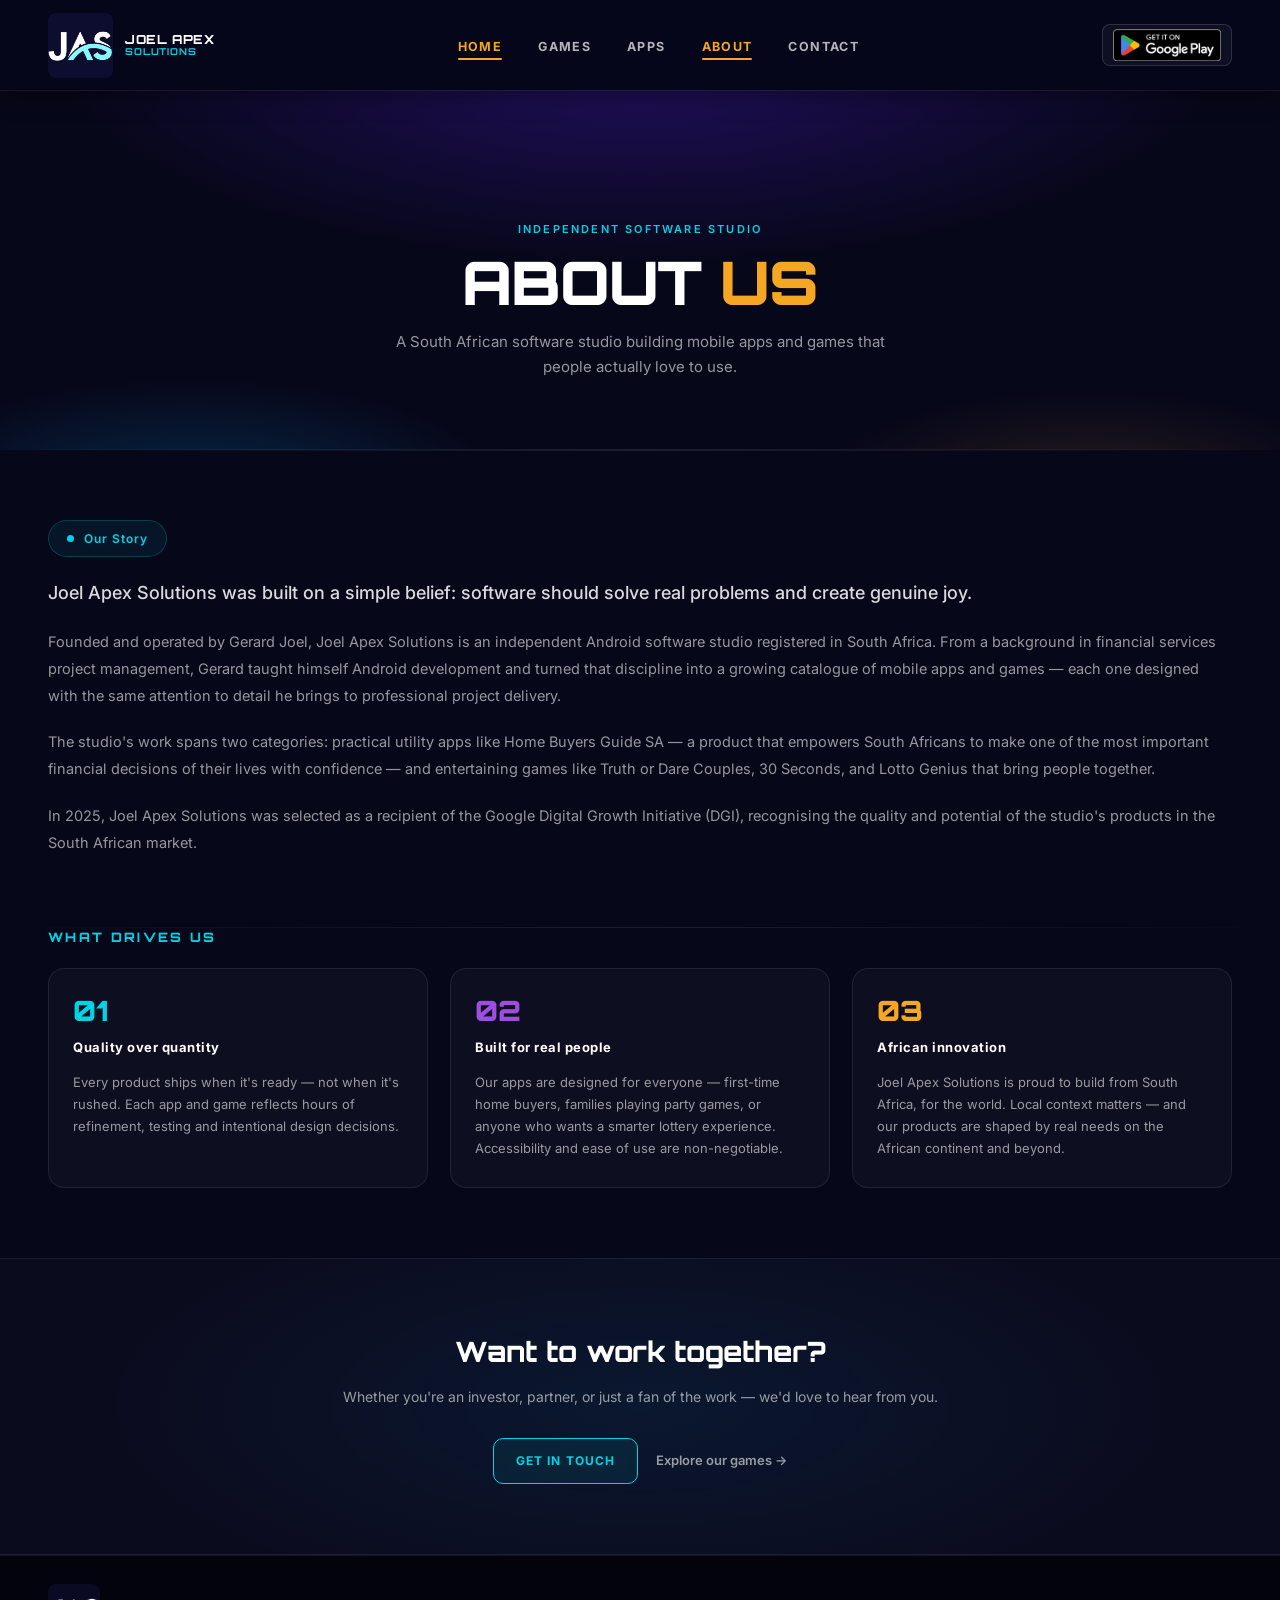
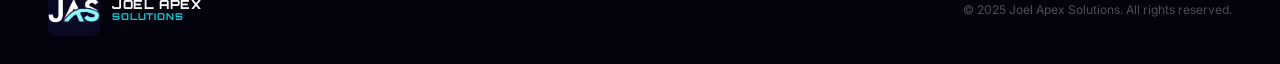
<file: about/index.html>
<!DOCTYPE html>
<html lang="en">
<head>
  <meta charset="UTF-8" />
  <meta name="viewport" content="width=device-width, initial-scale=1.0" />
  <title>About | Joel Apex Solutions</title>
  <meta name="description" content="Joel Apex Solutions is an independent Android software studio based in Johannesburg, South Africa — building premium mobile apps and games." />
  <link rel="preconnect" href="https://fonts.googleapis.com" />
  <link rel="preconnect" href="https://fonts.gstatic.com" crossorigin />
  <link href="https://fonts.googleapis.com/css2?family=Orbitron:wght@700;800;900&family=Inter:wght@300;400;500;600;700;800;900&display=swap" rel="stylesheet" />
  <link rel="stylesheet" href="../css/style.css" />
  <style>
    /* About page specific styles */
    .about-grid {
      display: grid;
      grid-template-columns: 1fr 1fr;
      gap: 60px;
      align-items: center;
    }
    .about-text { display: flex; flex-direction: column; gap: 20px; }
    .about-lead {
      font-size: 18px;
      font-weight: 500;
      color: rgba(255 255 255 / 0.85);
      line-height: 1.75;
    }
    .about-body {
      font-size: 14.5px;
      color: var(--txt-secondary);
      line-height: 1.85;
    }
    .about-badge {
      display: inline-flex;
      align-items: center;
      gap: 10px;
      background: rgba(0 212 228 / 0.07);
      border: 1px solid rgba(0 212 228 / 0.22);
      border-radius: 100px;
      padding: 8px 18px;
      font-size: 12px;
      font-weight: 600;
      letter-spacing: 0.08em;
      color: var(--clr-teal);
      width: fit-content;
    }
    .about-badge-dot {
      width: 7px; height: 7px;
      background: var(--clr-teal);
      border-radius: 50%;
      flex-shrink: 0;
    }

    /* Founder card */
    .founder-card {
      background: linear-gradient(135deg, rgba(14 14 50 / 0.98) 0%, rgba(9 9 32 / 0.98) 100%);
      border: 1px solid rgba(0 212 228 / 0.45);
      border-radius: 22px;
      padding: 40px;
      box-shadow: 0 0 24px rgba(0 212 228 / 0.15), 0 12px 48px rgba(0 0 0 / 0.55);
      display: flex;
      flex-direction: column;
      gap: 20px;
    }
    .founder-top {
      display: flex;
      align-items: center;
      gap: 18px;
    }
    .founder-avatar {
      width: 72px; height: 72px;
      border-radius: 50%;
      background: linear-gradient(135deg, var(--clr-teal), var(--clr-purple));
      display: flex;
      align-items: center;
      justify-content: center;
      flex-shrink: 0;
      font-family: 'Orbitron', sans-serif;
      font-size: 22px;
      font-weight: 900;
      color: #fff;
      letter-spacing: -0.02em;
    }
    .founder-name {
      font-family: 'Orbitron', sans-serif;
      font-size: 17px;
      font-weight: 800;
      color: #fff;
      margin-block-end: 4px;
    }
    .founder-role {
      font-size: 12px;
      color: var(--clr-teal);
      font-weight: 600;
      letter-spacing: 0.08em;
      text-transform: uppercase;
    }
    .founder-bio {
      font-size: 13.5px;
      color: var(--txt-secondary);
      line-height: 1.8;
    }
    .founder-skills {
      display: flex;
      flex-wrap: wrap;
      gap: 8px;
    }
    .skill-tag {
      font-size: 11px;
      font-weight: 600;
      letter-spacing: 0.07em;
      text-transform: uppercase;
      padding: 4px 12px;
      border-radius: 100px;
      background: rgba(255 255 255 / 0.05);
      color: rgba(255 255 255 / 0.6);
      border: 1px solid rgba(255 255 255 / 0.12);
    }

    /* Values / pillars row */
    .values-grid {
      display: grid;
      grid-template-columns: repeat(3, 1fr);
      gap: 22px;
      margin-block-start: 8px;
    }
    .value-card {
      background: rgba(255 255 255 / 0.03);
      border: 1px solid rgba(255 255 255 / 0.08);
      border-radius: 16px;
      padding: 28px 24px;
      display: flex;
      flex-direction: column;
      gap: 12px;
      transition: background 0.2s, border-color 0.25s;
    }
    .value-card:hover {
      background: rgba(255 255 255 / 0.055);
      border-color: rgba(255 255 255 / 0.15);
    }
    .value-num {
      font-family: 'Orbitron', sans-serif;
      font-size: 28px;
      font-weight: 900;
      line-height: 1;
    }
    .value-num--teal   { color: var(--clr-teal);   }
    .value-num--purple { color: var(--clr-purple); }
    .value-num--gold   { color: var(--clr-gold);   }
    .value-title {
      font-size: 13px;
      font-weight: 700;
      color: #fff;
      letter-spacing: 0.04em;
    }
    .value-desc {
      font-size: 13px;
      color: var(--txt-secondary);
      line-height: 1.7;
    }

    /* Recognition strip */
    .recognition-strip {
      display: flex;
      align-items: center;
      justify-content: center;
      gap: 40px;
      padding: 36px var(--pad-x);
      border-block: 1px solid rgba(255 255 255 / 0.07);
      flex-wrap: wrap;
    }
    .recognition-item {
      display: flex;
      align-items: center;
      gap: 12px;
      flex-shrink: 0;
    }
    .recognition-icon {
      font-size: 28px;
      line-height: 1;
    }
    .recognition-label {
      font-size: 12px;
      font-weight: 700;
      letter-spacing: 0.08em;
      text-transform: uppercase;
      color: rgba(255 255 255 / 0.55);
    }
    .recognition-value {
      font-size: 14px;
      font-weight: 600;
      color: #fff;
    }

    /* Responsive */
    @media (max-width: 900px) {
      .about-grid { grid-template-columns: 1fr; gap: 40px; }
      .values-grid { grid-template-columns: 1fr; }
      .recognition-strip { gap: 24px; }
    }
    @media (max-width: 600px) {
      .founder-card { padding: 26px 20px; }
      .values-grid { grid-template-columns: 1fr; }
    }
  </style>
</head>
<body>

  <!-- ═══ NAVIGATION ═══ -->
  <nav class="navbar" id="navbar">
    <div class="nav-inner">
      <a href="../index.html" class="nav-logo" aria-label="Joel Apex Solutions Home">
        <img src="../images/logo.png" alt="Joel Apex Solutions" class="logo-img" />
        <span class="logo-text">
          <span class="logo-name">JOEL APEX</span>
          <span class="logo-sub">SOLUTIONS</span>
        </span>
      </a>
      <ul class="nav-links" role="list">
        <li><a href="../index.html"         class="nav-link">HOME</a></li>
        <li><a href="../games/index.html"   class="nav-link">GAMES</a></li>
        <li><a href="../apps/index.html"    class="nav-link">APPS</a></li>
        <li><a href="index.html"            class="nav-link active">ABOUT</a></li>
        <li><a href="../contact/index.html" class="nav-link">CONTACT</a></li>
      </ul>
      <a href="https://play.google.com/store/apps/developer?id=Joel+Apex+Solutions"
         class="nav-gplay" target="_blank" rel="noopener">
        <img src="../images/google-play-badge.png" alt="Get it on Google Play" />
      </a>
      <button class="hamburger" id="hamburger" aria-label="Open navigation" aria-expanded="false">
        <span></span><span></span><span></span>
      </button>
    </div>
    <div class="mobile-nav" id="mobileNav" aria-hidden="true">
      <ul role="list">
        <li><a href="../index.html">Home</a></li>
        <li><a href="../games/index.html">Games</a></li>
        <li><a href="../apps/index.html">Apps</a></li>
        <li><a href="index.html" class="active">About</a></li>
        <li><a href="../contact/index.html">Contact</a></li>
      </ul>
      <a href="https://play.google.com/store/apps/developer?id=Joel+Apex+Solutions"
         class="mobile-gplay" target="_blank" rel="noopener">
        <img src="../images/google-play-badge.png" alt="Get it on Google Play" />
      </a>
    </div>
  </nav>

  <main>

    <!-- ═══ PAGE HERO ═══ -->
    <section class="page-hero">
      <div class="page-hero-inner">
        <p class="ph-eyebrow">Independent Software Studio</p>
        <h1 class="ph-title">ABOUT <span class="accent-gold">US</span></h1>
        <p class="ph-sub">A South African software studio building mobile apps and games that people actually love to use.</p>
      </div>
    </section>

    <!-- ═══ THE STUDIO ═══ -->
    <section class="detail-section">
      <div class="container">
        <div class="about-text">
            <div class="about-badge">
              <span class="about-badge-dot"></span>
              Our Story
            </div>
            <p class="about-lead">
              Joel Apex Solutions was built on a simple belief: software should solve real problems and create genuine joy.
            </p>
            <p class="about-body">
              Founded and operated by Gerard Joel, Joel Apex Solutions is an independent Android software studio registered in South Africa. From a background in financial services project management, Gerard taught himself Android development and turned that discipline into a growing catalogue of mobile apps and games — each one designed with the same attention to detail he brings to professional project delivery.
            </p>
            <p class="about-body">
              The studio's work spans two categories: practical utility apps like Home Buyers Guide SA — a product that empowers South Africans to make one of the most important financial decisions of their lives with confidence — and entertaining games like Truth or Dare Couples, 30 Seconds, and Lotto Genius that bring people together.
            </p>
            <p class="about-body">
              In 2025, Joel Apex Solutions was selected as a recipient of the Google Digital Growth Initiative (DGI), recognising the quality and potential of the studio's products in the South African market.
            </p>
          </div>
      </div>
    </section>

    <!-- ═══ OUR VALUES ═══ -->
    <section class="detail-section" style="padding-block-start: 0;">
      <div class="container">
        <p class="detail-section-title" style="color: var(--clr-teal);">WHAT DRIVES US</p>
        <div class="values-grid">

          <div class="value-card reveal">
            <span class="value-num value-num--teal">01</span>
            <p class="value-title">Quality over quantity</p>
            <p class="value-desc">Every product ships when it's ready — not when it's rushed. Each app and game reflects hours of refinement, testing and intentional design decisions.</p>
          </div>

          <div class="value-card reveal">
            <span class="value-num value-num--purple">02</span>
            <p class="value-title">Built for real people</p>
            <p class="value-desc">Our apps are designed for everyone — first-time home buyers, families playing party games, or anyone who wants a smarter lottery experience. Accessibility and ease of use are non-negotiable.</p>
          </div>

          <div class="value-card reveal">
            <span class="value-num value-num--gold">03</span>
            <p class="value-title">African innovation</p>
            <p class="value-desc">Joel Apex Solutions is proud to build from South Africa, for the world. Local context matters — and our products are shaped by real needs on the African continent and beyond.</p>
          </div>

        </div>
      </div>
    </section>

    <!-- ═══ CTA ═══ -->
    <section class="detail-cta">
      <div class="container">
        <h2 class="detail-cta-title">Want to work together?</h2>
        <p class="detail-cta-sub">Whether you're an investor, partner, or just a fan of the work — we'd love to hear from you.</p>
        <div class="detail-cta-actions">
          <a href="../contact/index.html" class="btn btn--teal">GET IN TOUCH</a>
          <a href="../games/index.html" class="cta-back-link">Explore our games →</a>
        </div>
      </div>
    </section>

  </main>

  <footer class="footer">
    <div class="footer-inner">
      <a href="../index.html" class="footer-logo nav-logo" aria-label="Joel Apex Solutions">
        <img src="../images/logo.png" alt="Joel Apex Solutions" class="logo-img" />
        <span class="logo-text">
          <span class="logo-name">JOEL APEX</span>
          <span class="logo-sub">SOLUTIONS</span>
        </span>
      </a>
      <p class="footer-copy">&copy; 2025 Joel Apex Solutions. All rights reserved.</p>
    </div>
  </footer>

  <script src="../js/main.js"></script>
</body>
</html>
</file>
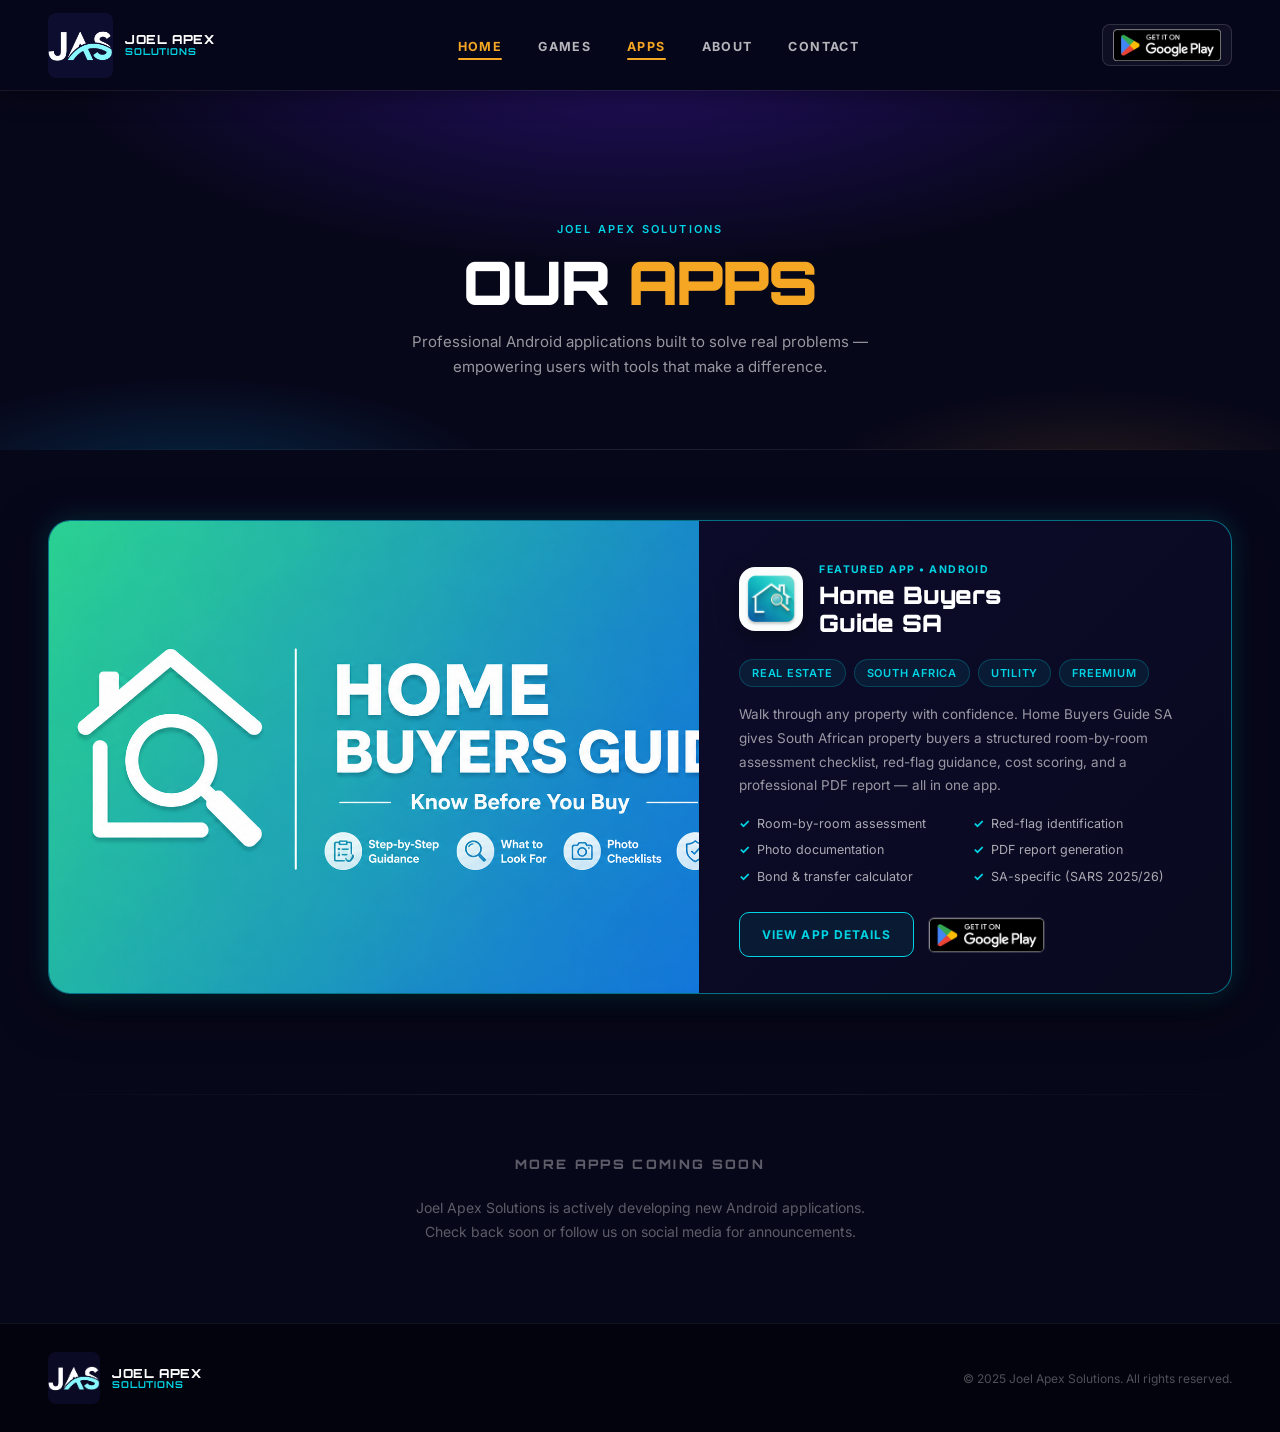
<file: apps/index.html>
<!DOCTYPE html>
<html lang="en">
<head>
  <meta charset="UTF-8" />
  <meta name="viewport" content="width=device-width, initial-scale=1.0" />
  <title>Apps | Joel Apex Solutions</title>
  <meta name="description" content="Professional Android apps by Joel Apex Solutions. Home Buyers Guide SA — guiding South African property buyers to make confident decisions." />
  <link rel="preconnect" href="https://fonts.googleapis.com" />
  <link rel="preconnect" href="https://fonts.gstatic.com" crossorigin />
  <link href="https://fonts.googleapis.com/css2?family=Orbitron:wght@700;800;900&family=Inter:wght@300;400;500;600;700;800;900&display=swap" rel="stylesheet" />
  <link rel="stylesheet" href="../css/style.css" />
</head>
<body>

  <!-- ═══ NAVIGATION ═══ -->
  <nav class="navbar" id="navbar">
    <div class="nav-inner">
      <a href="../index.html" class="nav-logo" aria-label="Joel Apex Solutions Home">
        <img src="../images/logo.png" alt="Joel Apex Solutions" class="logo-img" />
        <span class="logo-text">
          <span class="logo-name">JOEL APEX</span>
          <span class="logo-sub">SOLUTIONS</span>
        </span>
      </a>
      <ul class="nav-links" role="list">
        <li><a href="../index.html"         class="nav-link">HOME</a></li>
        <li><a href="../games/index.html"   class="nav-link">GAMES</a></li>
        <li><a href="index.html"            class="nav-link active">APPS</a></li>
        <li><a href="../about/index.html"   class="nav-link">ABOUT</a></li>
        <li><a href="../contact/index.html" class="nav-link">CONTACT</a></li>
      </ul>
      <a href="https://play.google.com/store/apps/developer?id=Joel+Apex+Solutions"
         class="nav-gplay" target="_blank" rel="noopener">
        <img src="../images/google-play-badge.png" alt="Get it on Google Play" />
      </a>
      <button class="hamburger" id="hamburger" aria-label="Open navigation" aria-expanded="false">
        <span></span><span></span><span></span>
      </button>
    </div>
    <div class="mobile-nav" id="mobileNav" aria-hidden="true">
      <ul role="list">
        <li><a href="../index.html">Home</a></li>
        <li><a href="../games/index.html">Games</a></li>
        <li><a href="index.html" class="active">Apps</a></li>
        <li><a href="../about/index.html">About</a></li>
        <li><a href="../contact/index.html">Contact</a></li>
      </ul>
      <a href="https://play.google.com/store/apps/developer?id=Joel+Apex+Solutions"
         class="mobile-gplay" target="_blank" rel="noopener">
        <img src="../images/google-play-badge.png" alt="Get it on Google Play" />
      </a>
    </div>
  </nav>

  <main>

    <!-- ═══ PAGE HERO ═══ -->
    <section class="page-hero">
      <div class="page-hero-inner">
        <p class="ph-eyebrow">Joel Apex Solutions</p>
        <h1 class="ph-title">OUR <span class="accent-gold">APPS</span></h1>
        <p class="ph-sub">Professional Android applications built to solve real problems — empowering users with tools that make a difference.</p>
      </div>
    </section>

    <!-- ═══ APPS SHOWCASE ═══ -->
    <section class="app-showcase-section">
      <div class="container">

        <!-- ── Featured App: Home Buyers Guide SA ── -->
        <article class="app-showcase-card catalog-card--teal-app reveal">
          <div class="app-showcase-image">
            <img src="../images/homebuyersguidesa_header_banner.png"
                 alt="Home Buyers Guide SA — Know Before You Buy"
                 loading="lazy" />
          </div>
          <div class="app-showcase-body">
            <div class="app-showcase-icon-row">
              <img src="../images/homebuyersguidesa_logo.jpg"
                   alt="Home Buyers Guide SA icon"
                   class="app-showcase-icon"
                   loading="lazy" />
              <div>
                <p class="app-showcase-label">Featured App &bull; Android</p>
                <h2 class="app-showcase-title">Home Buyers<br />Guide SA</h2>
              </div>
            </div>

            <div class="app-showcase-tags">
              <span class="app-tag">Real Estate</span>
              <span class="app-tag">South Africa</span>
              <span class="app-tag">Utility</span>
              <span class="app-tag">Freemium</span>
            </div>

            <p class="app-showcase-desc">
              Walk through any property with confidence. Home Buyers Guide SA gives South African property buyers a structured room-by-room assessment checklist, red-flag guidance, cost scoring, and a professional PDF report — all in one app.
            </p>

            <ul class="app-showcase-features">
              <li>Room-by-room assessment</li>
              <li>Red-flag identification</li>
              <li>Photo documentation</li>
              <li>PDF report generation</li>
              <li>Bond &amp; transfer calculator</li>
              <li>SA-specific (SARS 2025/26)</li>
            </ul>

            <div class="app-showcase-actions">
              <a href="https://propertyinspector.site/index.html" target="_blank" rel="noopener" class="btn btn--teal">VIEW APP DETAILS</a>
              <a href="https://play.google.com/store/apps/details?id=com.joelapexs.propertyinspector"
                 target="_blank" rel="noopener" class="catalog-play-btn">
                <img src="../images/google-play-badge.png" alt="Get it on Google Play" loading="lazy" />
              </a>
            </div>
          </div>
        </article>

      </div>
    </section>

    <!-- ═══ COMING SOON PLACEHOLDER ═══ -->
    <section class="detail-section" style="text-align: center; padding-block: 60px 80px;">
      <div class="container">
        <p class="detail-section-title" style="color: var(--txt-muted); justify-content: center; display: flex;">MORE APPS COMING SOON</p>
        <p style="font-size: 14px; color: var(--txt-muted); max-width: 480px; margin-inline: auto; line-height: 1.7;">
          Joel Apex Solutions is actively developing new Android applications. Check back soon or follow us on social media for announcements.
        </p>
      </div>
    </section>

  </main>

  <!-- ═══ FOOTER ═══ -->
  <footer class="footer">
    <div class="footer-inner">
      <a href="../index.html" class="footer-logo nav-logo" aria-label="Joel Apex Solutions">
        <img src="../images/logo.png" alt="Joel Apex Solutions" class="logo-img" />
        <span class="logo-text">
          <span class="logo-name">JOEL APEX</span>
          <span class="logo-sub">SOLUTIONS</span>
        </span>
      </a>
      <p class="footer-copy">&copy; 2025 Joel Apex Solutions. All rights reserved.</p>
    </div>
  </footer>

  <script src="../js/main.js"></script>
</body>
</html>
</file>
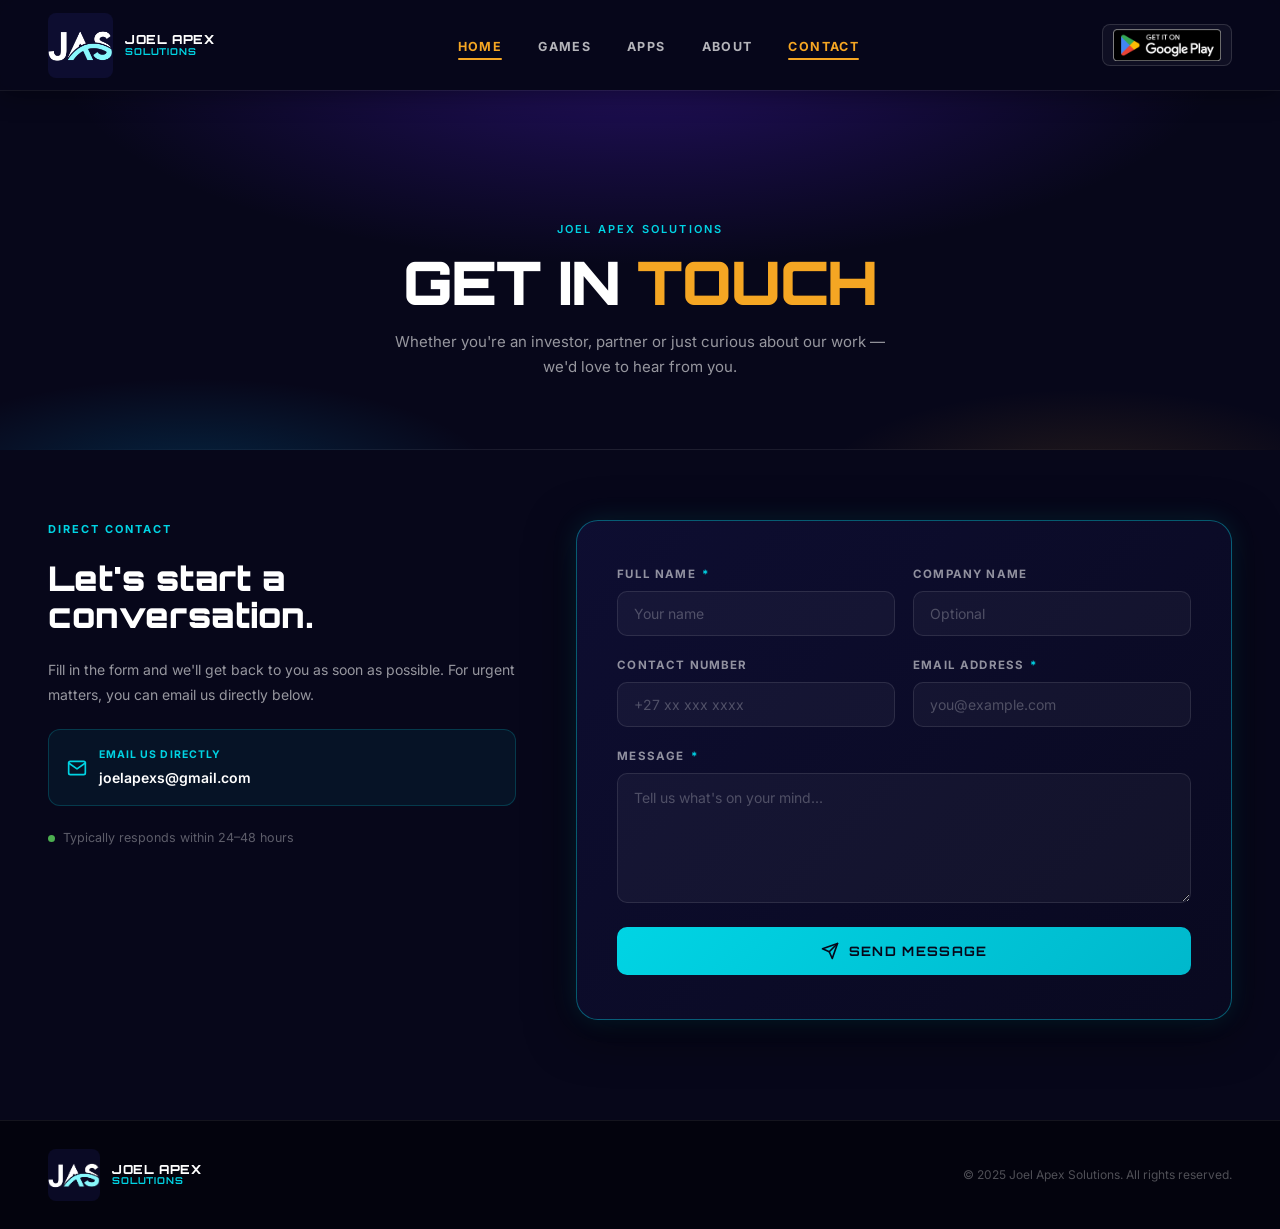
<file: contact/index.html>
<!DOCTYPE html>
<html lang="en">
<head>
  <meta charset="UTF-8" />
  <meta name="viewport" content="width=device-width, initial-scale=1.0" />
  <title>Contact | Joel Apex Solutions</title>
  <meta name="description" content="Get in touch with Joel Apex Solutions — for investment, partnerships, support or general enquiries." />
  <link rel="preconnect" href="https://fonts.googleapis.com" />
  <link rel="preconnect" href="https://fonts.gstatic.com" crossorigin />
  <link href="https://fonts.googleapis.com/css2?family=Orbitron:wght@700;800;900&family=Inter:wght@300;400;500;600;700;800;900&display=swap" rel="stylesheet" />
  <link rel="stylesheet" href="../css/style.css" />
  <style>
    /* ── Contact layout ── */
    .contact-section { padding-block: 70px 100px; }

    .contact-wrap {
      display: grid;
      grid-template-columns: 1fr 1.4fr;
      gap: 60px;
      align-items: start;
    }

    /* Left side – intro */
    .contact-intro { display: flex; flex-direction: column; gap: 22px; }

    .contact-intro-label {
      font-size: 11px;
      font-weight: 700;
      letter-spacing: 0.18em;
      text-transform: uppercase;
      color: var(--clr-teal);
    }
    .contact-intro-title {
      font-family: 'Orbitron', sans-serif;
      font-size: clamp(22px, 3vw, 34px);
      font-weight: 900;
      line-height: 1.1;
      color: #fff;
    }
    .contact-intro-body {
      font-size: 14px;
      color: var(--txt-secondary);
      line-height: 1.8;
    }
    .contact-direct {
      display: flex;
      align-items: center;
      gap: 12px;
      padding: 16px 18px;
      background: rgba(0 212 228 / 0.06);
      border: 1px solid rgba(0 212 228 / 0.2);
      border-radius: 12px;
      text-decoration: none;
      transition: background 0.2s, border-color 0.2s;
    }
    .contact-direct:hover {
      background: rgba(0 212 228 / 0.12);
      border-color: rgba(0 212 228 / 0.45);
    }
    .contact-direct-icon { color: var(--clr-teal); flex-shrink: 0; }
    .contact-direct-label {
      font-size: 10.5px;
      font-weight: 700;
      letter-spacing: 0.1em;
      text-transform: uppercase;
      color: var(--clr-teal);
      margin-block-end: 3px;
    }
    .contact-direct-value {
      font-size: 14px;
      font-weight: 600;
      color: #fff;
    }
    .contact-response {
      font-size: 12.5px;
      color: var(--txt-muted);
      display: flex;
      align-items: center;
      gap: 8px;
    }
    .response-dot {
      width: 7px; height: 7px;
      background: #4caf50;
      border-radius: 50%;
      flex-shrink: 0;
      animation: pulseAnim 2.5s ease-in-out infinite;
    }

    /* Right side – form card */
    .contact-form-card {
      background: linear-gradient(135deg, rgba(14 14 50 / 0.98) 0%, rgba(9 9 32 / 0.98) 100%);
      border: 1px solid rgba(0 212 228 / 0.4);
      border-radius: 22px;
      padding: 44px 40px;
      box-shadow: 0 0 26px rgba(0 212 228 / 0.12), 0 12px 48px rgba(0 0 0 / 0.55);
    }

    /* Form elements */
    .form-group { display: flex; flex-direction: column; gap: 7px; }
    .form-row   { display: grid; grid-template-columns: 1fr 1fr; gap: 18px; }

    .contact-form {
      display: flex;
      flex-direction: column;
      gap: 20px;
    }

    .form-label {
      font-size: 11.5px;
      font-weight: 700;
      letter-spacing: 0.1em;
      text-transform: uppercase;
      color: rgba(255 255 255 / 0.55);
    }
    .form-label span { color: var(--clr-teal); margin-inline-start: 2px; }

    .form-input,
    .form-textarea {
      width: 100%;
      background: rgba(255 255 255 / 0.04);
      border: 1.5px solid rgba(255 255 255 / 0.1);
      border-radius: 10px;
      padding: 13px 16px;
      font-family: 'Inter', sans-serif;
      font-size: 14px;
      font-weight: 400;
      color: #fff;
      outline: none;
      transition: border-color 0.2s, background 0.2s, box-shadow 0.2s;
      -webkit-appearance: none;
    }
    .form-input::placeholder,
    .form-textarea::placeholder {
      color: rgba(255 255 255 / 0.25);
    }
    .form-input:focus,
    .form-textarea:focus {
      border-color: rgba(0 212 228 / 0.7);
      background: rgba(0 212 228 / 0.04);
      box-shadow: 0 0 0 3px rgba(0 212 228 / 0.1);
    }

    .form-textarea {
      resize: vertical;
      min-height: 130px;
      line-height: 1.6;
    }

    /* Send button */
    .form-submit {
      display: flex;
      align-items: center;
      justify-content: center;
      gap: 10px;
      width: 100%;
      padding: 15px 28px;
      font-family: 'Orbitron', sans-serif;
      font-size: 13px;
      font-weight: 700;
      letter-spacing: 0.1em;
      text-transform: uppercase;
      color: var(--bg-deep);
      background: linear-gradient(135deg, var(--clr-teal) 0%, #00b8cc 100%);
      border: none;
      border-radius: 10px;
      cursor: pointer;
      transition: transform 0.25s var(--ease-spring), box-shadow 0.25s var(--ease-out), opacity 0.2s;
      margin-block-start: 4px;
    }
    .form-submit:hover {
      transform: translateY(-3px);
      box-shadow: 0 0 28px rgba(0 212 228 / 0.5), 0 8px 28px rgba(0 0 0 / 0.3);
    }
    .form-submit:active { transform: translateY(0); }
    .form-submit:disabled {
      opacity: 0.6;
      cursor: not-allowed;
      transform: none;
      box-shadow: none;
    }

    /* Success / error states */
    .form-status {
      display: none;
      padding: 14px 18px;
      border-radius: 10px;
      font-size: 13.5px;
      font-weight: 500;
      text-align: center;
    }
    .form-status.success {
      display: block;
      background: rgba(76 175 80 / 0.1);
      border: 1px solid rgba(76 175 80 / 0.3);
      color: #81c784;
    }
    .form-status.error {
      display: block;
      background: rgba(255 77 109 / 0.1);
      border: 1px solid rgba(255 77 109 / 0.3);
      color: #ff7a91;
    }

    /* Responsive */
    @media (max-width: 900px) {
      .contact-wrap { grid-template-columns: 1fr; gap: 36px; }
      .form-row     { grid-template-columns: 1fr; }
    }
    @media (max-width: 480px) {
      .contact-form-card { padding: 28px 20px; }
    }
  </style>
</head>
<body>

  <!-- ═══ NAVIGATION ═══ -->
  <nav class="navbar" id="navbar">
    <div class="nav-inner">
      <a href="../index.html" class="nav-logo" aria-label="Joel Apex Solutions Home">
        <img src="../images/logo.png" alt="Joel Apex Solutions" class="logo-img" />
        <span class="logo-text">
          <span class="logo-name">JOEL APEX</span>
          <span class="logo-sub">SOLUTIONS</span>
        </span>
      </a>
      <ul class="nav-links" role="list">
        <li><a href="../index.html"         class="nav-link">HOME</a></li>
        <li><a href="../games/index.html"   class="nav-link">GAMES</a></li>
        <li><a href="../apps/index.html"    class="nav-link">APPS</a></li>
        <li><a href="../about/index.html"   class="nav-link">ABOUT</a></li>
        <li><a href="index.html"            class="nav-link active">CONTACT</a></li>
      </ul>
      <a href="https://play.google.com/store/apps/developer?id=Joel+Apex+Solutions"
         class="nav-gplay" target="_blank" rel="noopener">
        <img src="../images/google-play-badge.png" alt="Get it on Google Play" />
      </a>
      <button class="hamburger" id="hamburger" aria-label="Open navigation" aria-expanded="false">
        <span></span><span></span><span></span>
      </button>
    </div>
    <div class="mobile-nav" id="mobileNav" aria-hidden="true">
      <ul role="list">
        <li><a href="../index.html">Home</a></li>
        <li><a href="../games/index.html">Games</a></li>
        <li><a href="../apps/index.html">Apps</a></li>
        <li><a href="../about/index.html">About</a></li>
        <li><a href="index.html" class="active">Contact</a></li>
      </ul>
      <a href="https://play.google.com/store/apps/developer?id=Joel+Apex+Solutions"
         class="mobile-gplay" target="_blank" rel="noopener">
        <img src="../images/google-play-badge.png" alt="Get it on Google Play" />
      </a>
    </div>
  </nav>

  <main>

    <!-- ═══ PAGE HERO ═══ -->
    <section class="page-hero">
      <div class="page-hero-inner">
        <p class="ph-eyebrow">Joel Apex Solutions</p>
        <h1 class="ph-title">GET IN <span class="accent-gold">TOUCH</span></h1>
        <p class="ph-sub">Whether you're an investor, partner or just curious about our work — we'd love to hear from you.</p>
      </div>
    </section>

    <!-- ═══ CONTACT FORM ═══ -->
    <section class="contact-section">
      <div class="container">
        <div class="contact-wrap">

          <!-- LEFT: intro -->
          <div class="contact-intro">
            <p class="contact-intro-label">Direct Contact</p>
            <h2 class="contact-intro-title">Let's start a conversation.</h2>
            <p class="contact-intro-body">
              Fill in the form and we'll get back to you as soon as possible. For urgent matters, you can email us directly below.
            </p>

            <a href="mailto:joelapexs@gmail.com" class="contact-direct">
              <svg class="contact-direct-icon" width="20" height="20" viewBox="0 0 24 24" fill="none" stroke="currentColor" stroke-width="2" stroke-linecap="round" stroke-linejoin="round">
                <path d="M4 4h16c1.1 0 2 .9 2 2v12c0 1.1-.9 2-2 2H4c-1.1 0-2-.9-2-2V6c0-1.1.9-2 2-2z"/>
                <polyline points="22,6 12,13 2,6"/>
              </svg>
              <div>
                <p class="contact-direct-label">Email us directly</p>
                <p class="contact-direct-value">joelapexs@gmail.com</p>
              </div>
            </a>

            <p class="contact-response">
              <span class="response-dot"></span>
              Typically responds within 24–48 hours
            </p>
          </div>

          <!-- RIGHT: form card -->
          <div class="contact-form-card reveal">

            <form
              id="contactForm"
              class="contact-form"
              novalidate
            >
              <!-- Row 1: Name + Company -->
              <div class="form-row">
                <div class="form-group">
                  <label class="form-label" for="name">Full Name <span>*</span></label>
                  <input
                    class="form-input"
                    type="text"
                    id="name"
                    name="name"
                    placeholder="Your name"
                    required
                    autocomplete="name"
                  />
                </div>
                <div class="form-group">
                  <label class="form-label" for="company">Company Name</label>
                  <input
                    class="form-input"
                    type="text"
                    id="company"
                    name="company"
                    placeholder="Optional"
                    autocomplete="organization"
                  />
                </div>
              </div>

              <!-- Row 2: Phone + Email -->
              <div class="form-row">
                <div class="form-group">
                  <label class="form-label" for="phone">Contact Number</label>
                  <input
                    class="form-input"
                    type="tel"
                    id="phone"
                    name="phone"
                    placeholder="+27 xx xxx xxxx"
                    autocomplete="tel"
                  />
                </div>
                <div class="form-group">
                  <label class="form-label" for="email">Email Address <span>*</span></label>
                  <input
                    class="form-input"
                    type="email"
                    id="email"
                    name="email"
                    placeholder="you@example.com"
                    required
                    autocomplete="email"
                  />
                </div>
              </div>

              <!-- Message -->
              <div class="form-group">
                <label class="form-label" for="message">Message <span>*</span></label>
                <textarea
                  class="form-textarea"
                  id="message"
                  name="message"
                  placeholder="Tell us what's on your mind..."
                  required
                ></textarea>
              </div>

              <!-- Status message (shown after submission) -->
              <div id="formStatus" class="form-status" role="alert" aria-live="polite"></div>

              <!-- Submit -->
              <button type="submit" class="form-submit" id="submitBtn">
                <svg width="18" height="18" viewBox="0 0 24 24" fill="none" stroke="currentColor" stroke-width="2.2" stroke-linecap="round" stroke-linejoin="round" aria-hidden="true">
                  <line x1="22" y1="2" x2="11" y2="13"/>
                  <polygon points="22 2 15 22 11 13 2 9 22 2"/>
                </svg>
                SEND MESSAGE
              </button>

            </form>
          </div><!-- /contact-form-card -->

        </div><!-- /contact-wrap -->
      </div>
    </section>

  </main>

  <footer class="footer">
    <div class="footer-inner">
      <a href="../index.html" class="footer-logo nav-logo" aria-label="Joel Apex Solutions">
        <img src="../images/logo.png" alt="Joel Apex Solutions" class="logo-img" />
        <span class="logo-text">
          <span class="logo-name">JOEL APEX</span>
          <span class="logo-sub">SOLUTIONS</span>
        </span>
      </a>
      <p class="footer-copy">&copy; 2025 Joel Apex Solutions. All rights reserved.</p>
    </div>
  </footer>

  <script>
    /* ─── Contact form: intercept submit → Formspree via fetch ─── */
    (function () {
      const form     = document.getElementById('contactForm');
      const statusEl = document.getElementById('formStatus');
      const submitBtn= document.getElementById('submitBtn');

      if (!form) return;

      form.addEventListener('submit', async function (e) {
        e.preventDefault();

        /* Basic client-side validation */
        const name    = form.name.value.trim();
        const email   = form.email.value.trim();
        const message = form.message.value.trim();

        if (!name || !email || !message) {
          showStatus('error', 'Please fill in all required fields (marked with *).');
          return;
        }

        /* Disable button and show loading state */
        submitBtn.disabled = true;
        submitBtn.textContent = 'SENDING…';
        statusEl.style.display = 'none';
        statusEl.className = 'form-status';

        try {
          const response = await fetch(form.action, {
            method: 'POST',
            body: new FormData(form),
            headers: { 'Accept': 'application/json' }
          });

          if (response.ok) {
            showStatus('success', '✓ Message sent! We\'ll get back to you within 24–48 hours.');
            form.reset();
          } else {
            const data = await response.json();
            const msg  = data.errors
              ? data.errors.map(err => err.message).join(', ')
              : 'Something went wrong. Please try emailing us directly at joelapexs@gmail.com';
            showStatus('error', msg);
          }
        } catch {
          showStatus('error', 'Could not send your message. Please email us directly at joelapexs@gmail.com');
        } finally {
          submitBtn.disabled = false;
          submitBtn.innerHTML = `
            <svg width="18" height="18" viewBox="0 0 24 24" fill="none" stroke="currentColor" stroke-width="2.2" stroke-linecap="round" stroke-linejoin="round" aria-hidden="true">
              <line x1="22" y1="2" x2="11" y2="13"/>
              <polygon points="22 2 15 22 11 13 2 9 22 2"/>
            </svg>
            SEND MESSAGE`;
        }
      });

      function showStatus(type, message) {
        statusEl.className = 'form-status ' + type;
        statusEl.textContent = message;
        statusEl.style.display = 'block';
        statusEl.scrollIntoView({ behavior: 'smooth', block: 'nearest' });
      }
    }());
  </script>
  <script src="../js/main.js"></script>
</body>
</html>
</file>
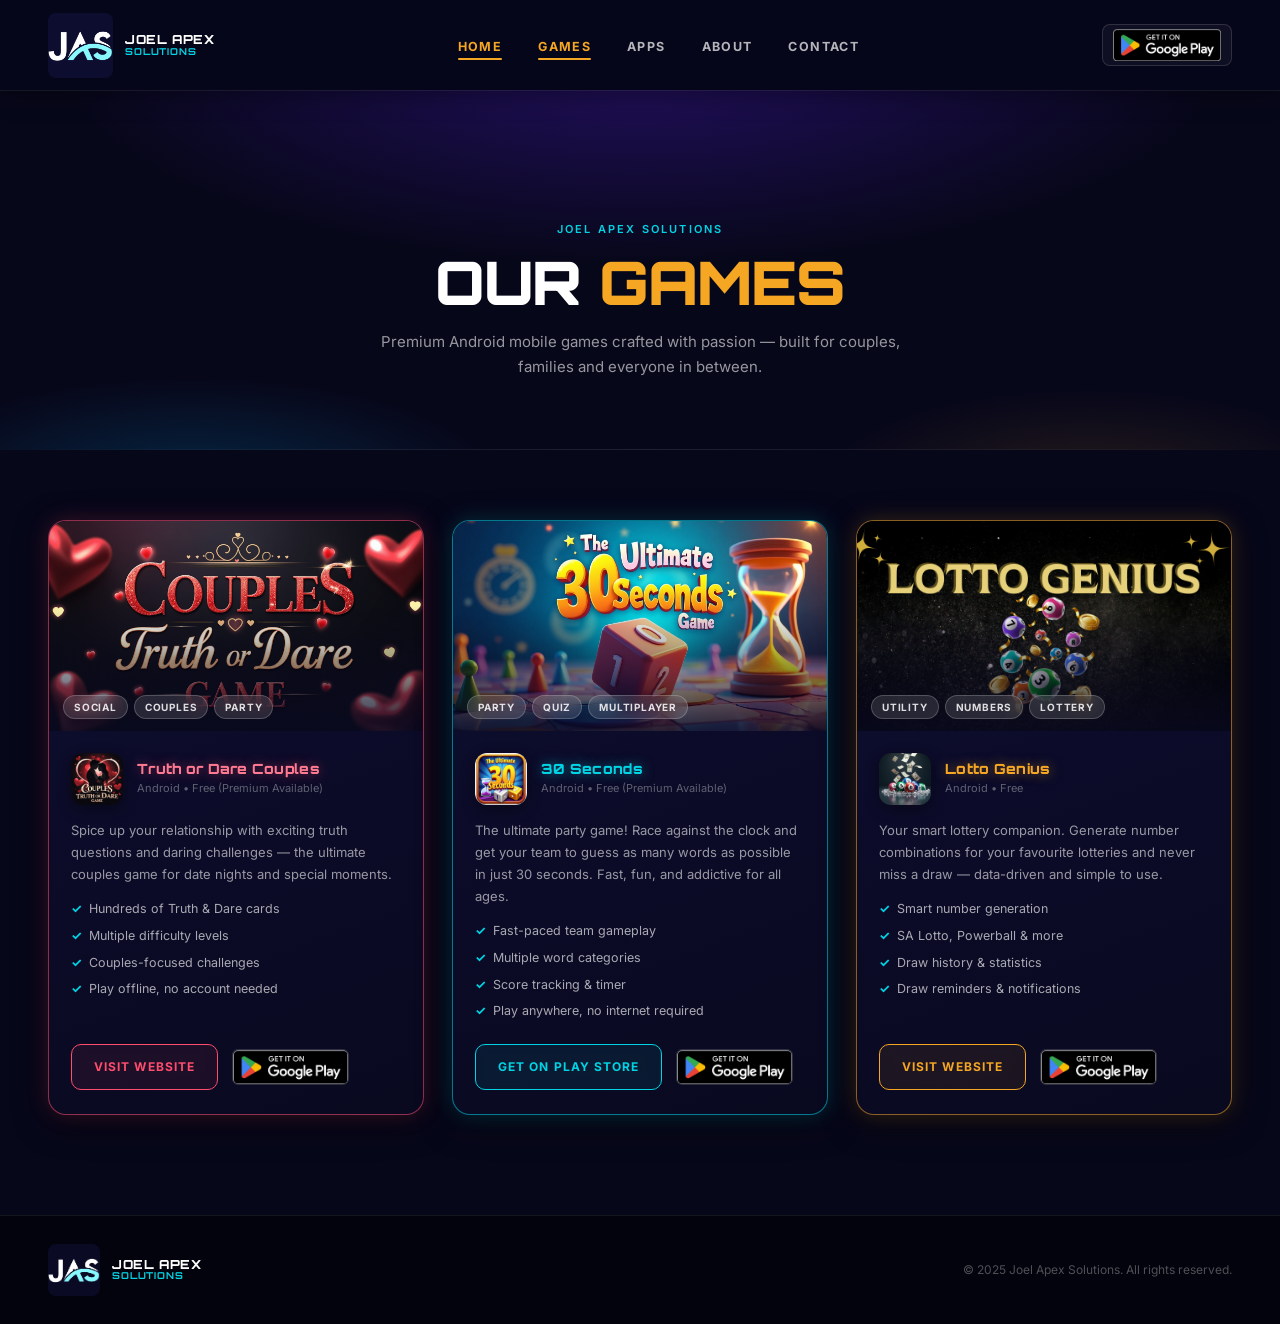
<file: games/index.html>
<!DOCTYPE html>
<html lang="en">
<head>
  <meta charset="UTF-8" />
  <meta name="viewport" content="width=device-width, initial-scale=1.0" />
  <title>Games | Joel Apex Solutions</title>
  <meta name="description" content="Discover premium Android mobile games by Joel Apex Solutions — Truth or Dare Couples, 30 Seconds, and Lotto Genius." />
  <link rel="preconnect" href="https://fonts.googleapis.com" />
  <link rel="preconnect" href="https://fonts.gstatic.com" crossorigin />
  <link href="https://fonts.googleapis.com/css2?family=Orbitron:wght@700;800;900&family=Inter:wght@300;400;500;600;700;800;900&display=swap" rel="stylesheet" />
  <link rel="stylesheet" href="../css/style.css" />
</head>
<body>

  <nav class="navbar" id="navbar">
    <div class="nav-inner">
      <a href="../index.html" class="nav-logo" aria-label="Joel Apex Solutions Home">
        <img src="../images/logo.png" alt="Joel Apex Solutions" class="logo-img" />
        <span class="logo-text">
          <span class="logo-name">JOEL APEX</span>
          <span class="logo-sub">SOLUTIONS</span>
        </span>
      </a>
      <ul class="nav-links" role="list">
        <li><a href="../index.html"         class="nav-link">HOME</a></li>
        <li><a href="index.html"            class="nav-link active">GAMES</a></li>
        <li><a href="../apps/index.html"    class="nav-link">APPS</a></li>
        <li><a href="../about/index.html"   class="nav-link">ABOUT</a></li>
        <li><a href="../contact/index.html" class="nav-link">CONTACT</a></li>
      </ul>
      <a href="https://play.google.com/store/apps/developer?id=Joel+Apex+Solutions"
         class="nav-gplay" target="_blank" rel="noopener">
        <img src="../images/google-play-badge.png" alt="Get it on Google Play" />
      </a>
      <button class="hamburger" id="hamburger" aria-label="Open navigation" aria-expanded="false">
        <span></span><span></span><span></span>
      </button>
    </div>
    <div class="mobile-nav" id="mobileNav" aria-hidden="true">
      <ul role="list">
        <li><a href="../index.html">Home</a></li>
        <li><a href="index.html" class="active">Games</a></li>
        <li><a href="../apps/index.html">Apps</a></li>
        <li><a href="../about/index.html">About</a></li>
        <li><a href="../contact/index.html">Contact</a></li>
      </ul>
      <a href="https://play.google.com/store/apps/developer?id=Joel+Apex+Solutions"
         class="mobile-gplay" target="_blank" rel="noopener">
        <img src="../images/google-play-badge.png" alt="Get it on Google Play" />
      </a>
    </div>
  </nav>

  <main>

    <section class="page-hero">
      <div class="page-hero-inner">
        <p class="ph-eyebrow">Joel Apex Solutions</p>
        <h1 class="ph-title">OUR <span class="accent-gold">GAMES</span></h1>
        <p class="ph-sub">Premium Android mobile games crafted with passion — built for couples, families and everyone in between.</p>
      </div>
    </section>

    <section class="catalog-section">
      <div class="container">
        <div class="catalog-grid">

          <!-- Truth or Dare Couples -->
          <article class="catalog-card catalog-card--red reveal">
            <a href="https://couplestruthdare.com/" target="_blank" rel="noopener" class="catalog-banner">
              <img src="../images/truthdare_heading.png" alt="Truth or Dare Couples" loading="lazy" />
              <div class="catalog-banner-overlay"></div>
              <div class="catalog-genre-tags">
                <span class="genre-tag">Social</span>
                <span class="genre-tag">Couples</span>
                <span class="genre-tag">Party</span>
              </div>
            </a>
            <div class="catalog-body">
              <div class="catalog-header">
                <img src="../images/truthdare_logo.png" alt="Truth or Dare icon" class="catalog-icon" loading="lazy" />
                <div>
                  <h2 class="catalog-title catalog-title--red">Truth or Dare Couples</h2>
                  <p class="catalog-platform">Android &bull; Free (Premium Available)</p>
                </div>
              </div>
              <p class="catalog-desc">Spice up your relationship with exciting truth questions and daring challenges — the ultimate couples game for date nights and special moments.</p>
              <ul class="catalog-features">
                <li>Hundreds of Truth &amp; Dare cards</li>
                <li>Multiple difficulty levels</li>
                <li>Couples-focused challenges</li>
                <li>Play offline, no account needed</li>
              </ul>
              <div class="catalog-actions">
                <a href="https://couplestruthdare.com/" target="_blank" rel="noopener" class="btn btn--red">VISIT WEBSITE</a>
                <a href="https://play.google.com/store/apps/details?id=com.truthordarecouples.game"
                   target="_blank" rel="noopener" class="catalog-play-btn">
                  <img src="../images/google-play-badge.png" alt="Get it on Google Play" loading="lazy" />
                </a>
              </div>
            </div>
          </article>

          <!-- 30 Seconds -->
          <article class="catalog-card catalog-card--teal reveal">
            <a href="https://play.google.com/store/apps/details?id=com.thirtysecondsgame" target="_blank" rel="noopener" class="catalog-banner">
              <img src="../images/30seconds_Heading.jpg" alt="The Ultimate 30 Seconds Game" loading="lazy" />
              <div class="catalog-banner-overlay"></div>
              <div class="catalog-genre-tags">
                <span class="genre-tag">Party</span>
                <span class="genre-tag">Quiz</span>
                <span class="genre-tag">Multiplayer</span>
              </div>
            </a>
            <div class="catalog-body">
              <div class="catalog-header">
                <img src="../images/30seconds_logo.jpg" alt="30 Seconds icon" class="catalog-icon" loading="lazy" />
                <div>
                  <h2 class="catalog-title catalog-title--teal">30 Seconds</h2>
                  <p class="catalog-platform">Android &bull; Free (Premium Available)</p>
                </div>
              </div>
              <p class="catalog-desc">The ultimate party game! Race against the clock and get your team to guess as many words as possible in just 30 seconds. Fast, fun, and addictive for all ages.</p>
              <ul class="catalog-features">
                <li>Fast-paced team gameplay</li>
                <li>Multiple word categories</li>
                <li>Score tracking &amp; timer</li>
                <li>Play anywhere, no internet required</li>
              </ul>
              <div class="catalog-actions">
                <a href="https://play.google.com/store/apps/details?id=com.thirtysecondsgame"
                   target="_blank" rel="noopener" class="btn btn--teal">GET ON PLAY STORE</a>
                <a href="https://play.google.com/store/apps/details?id=com.thirtysecondsgame"
                   target="_blank" rel="noopener" class="catalog-play-btn">
                  <img src="../images/google-play-badge.png" alt="Get it on Google Play" loading="lazy" />
                </a>
              </div>
            </div>
          </article>

          <!-- Lotto Genius -->
          <article class="catalog-card catalog-card--gold reveal">
            <a href="https://joelapexsolutions.github.io/lottogenius/" target="_blank" rel="noopener" class="catalog-banner">
              <img src="../images/lotto_genius_banner.png" alt="Lotto Genius" loading="lazy" />
              <div class="catalog-banner-overlay"></div>
              <div class="catalog-genre-tags">
                <span class="genre-tag">Utility</span>
                <span class="genre-tag">Numbers</span>
                <span class="genre-tag">Lottery</span>
              </div>
            </a>
            <div class="catalog-body">
              <div class="catalog-header">
                <img src="../images/lotto_genius_logo.jpeg" alt="Lotto Genius icon" class="catalog-icon" loading="lazy" />
                <div>
                  <h2 class="catalog-title catalog-title--gold">Lotto Genius</h2>
                  <p class="catalog-platform">Android &bull; Free</p>
                </div>
              </div>
              <p class="catalog-desc">Your smart lottery companion. Generate number combinations for your favourite lotteries and never miss a draw — data-driven and simple to use.</p>
              <ul class="catalog-features">
                <li>Smart number generation</li>
                <li>SA Lotto, Powerball &amp; more</li>
                <li>Draw history &amp; statistics</li>
                <li>Draw reminders &amp; notifications</li>
              </ul>
              <div class="catalog-actions">
                <a href="https://joelapexsolutions.github.io/lottogenius/" target="_blank" rel="noopener" class="btn btn--gold">VISIT WEBSITE</a>
                <a href="https://play.google.com/store/apps/details?id=com.lottogenius.app"
                   target="_blank" rel="noopener" class="catalog-play-btn">
                  <img src="../images/google-play-badge.png" alt="Get it on Google Play" loading="lazy" />
                </a>
              </div>
            </div>
          </article>

        </div>
      </div>
    </section>

  </main>

  <footer class="footer">
    <div class="footer-inner">
      <a href="../index.html" class="footer-logo nav-logo" aria-label="Joel Apex Solutions">
        <img src="../images/logo.png" alt="Joel Apex Solutions" class="logo-img" />
        <span class="logo-text">
          <span class="logo-name">JOEL APEX</span>
          <span class="logo-sub">SOLUTIONS</span>
        </span>
      </a>
      <p class="footer-copy">&copy; 2025 Joel Apex Solutions. All rights reserved.</p>
    </div>
  </footer>

  <script src="../js/main.js"></script>
</body>
</html>
</file>
<file: css/style.css>
/* ═══════════════════════════════════════════════════════
   JOEL APEX SOLUTIONS — css/style.css
   Homepage stylesheet (shared with all pages via link)
═══════════════════════════════════════════════════════ */

/* ─── DESIGN TOKENS ──────────────────────────────────── */
:root {
  /* Background */
  --bg-deep:      #07071a;
  --bg-surface:   #0c0c26;
  --bg-card:      rgba(255 255 255 / 0.028);
  --bg-card-h:    rgba(255 255 255 / 0.055);

  /* Accent palette */
  --clr-gold:     #F5A623;
  --clr-gold-dim: #c2831a;
  --clr-teal:     #00D4E4;
  --clr-teal-dim: #00a8b5;
  --clr-purple:   #9D4EDD;
  --clr-purple-dim:#7a34b8;
  --clr-red:      #FF4D6D;
  --clr-red-dim:  #cc3654;

  /* Text */
  --txt-primary:  #ffffff;
  --txt-secondary:rgba(255 255 255 / 0.58);
  --txt-muted:    rgba(255 255 255 / 0.35);

  /* Border */
  --border-subtle: rgba(255 255 255 / 0.07);
  --border-mid:    rgba(255 255 255 / 0.13);

  /* Layout */
  --nav-h:        90px;
  --max-w:        1280px;
  --pad-x:        clamp(16px, 4vw, 48px);

  /* Motion */
  --ease-out: cubic-bezier(0.22, 1, 0.36, 1);
  --ease-spring: cubic-bezier(0.34, 1.56, 0.64, 1);
}

/* ─── RESET ──────────────────────────────────────────── */
*, *::before, *::after { box-sizing: border-box; margin: 0; padding: 0; }
html { scroll-behavior: smooth; -webkit-text-size-adjust: 100%; }
body {
  font-family: 'Inter', system-ui, sans-serif;
  background: var(--bg-deep);
  color: var(--txt-primary);
  overflow-x: hidden;
  line-height: 1.65;
  -webkit-font-smoothing: antialiased;
}
img { display: block; max-width: 100%; }
a  { text-decoration: none; color: inherit; }
ul { list-style: none; }
button { cursor: pointer; border: none; background: none; }

/* ─── SHARED UTILITIES ───────────────────────────────── */
.container {
  max-width: var(--max-w);
  margin-inline: auto;
  padding-inline: var(--pad-x);
}
.accent-gold   { color: var(--clr-gold); }
.accent-teal   { color: var(--clr-teal); }


/* ═══════════════════════════════════════════════════════
   NAVIGATION
═══════════════════════════════════════════════════════ */
.navbar {
  position: fixed;
  inset-block-start: 0;
  inset-inline: 0;
  z-index: 900;
  background: rgba(7, 7, 26, 0.97);
  backdrop-filter: blur(24px) saturate(1.6);
  -webkit-backdrop-filter: blur(24px) saturate(1.6);
  box-shadow: 0 1px 0 var(--border-subtle), 0 4px 24px rgba(0 0 0 / 0.4);
  transition: box-shadow 0.4s var(--ease-out);
}

/* Deeper shadow when page is scrolled */
.navbar.scrolled {
  box-shadow: 0 1px 0 var(--border-subtle), 0 8px 40px rgba(0 0 0 / 0.7);
}

.nav-inner {
  max-width: var(--max-w);
  margin-inline: auto;
  padding-inline: var(--pad-x);
  height: var(--nav-h);
  display: flex;
  align-items: center;
  justify-content: space-between;
  gap: 24px;
}

/* Logo ── */
.nav-logo {
  display: flex;
  align-items: center;
  gap: 12px;
  flex-shrink: 0;
  transition: opacity 0.2s;
}
.nav-logo:hover { opacity: 0.85; }

/* logo.png — set height; add transparent background.
   NOTE: If logo.png has a white background, open the file
   in Canva → Background Remover → export as PNG (transparent).
   That is the permanent fix for a clean look on dark backgrounds. */
.logo-img {
  height: 65px;
  width: auto;
  display: block;
  border-radius: 8px;
  /* Removes white box from logos that haven't been made transparent yet */
  mix-blend-mode: screen;
}

/* Footer logo is slightly smaller */
.footer-logo .logo-img {
  height: 52px;
}

.logo-text {
  display: flex;
  flex-direction: column;
  line-height: 1.05;
}
.logo-name {
  font-family: 'Orbitron', sans-serif;
  font-size: 12.5px;
  font-weight: 800;
  letter-spacing: 0.05em;
  color: #fff;
}
.logo-sub {
  font-family: 'Orbitron', sans-serif;
  font-size: 9.5px;
  font-weight: 700;
  letter-spacing: 0.09em;
  color: var(--clr-teal);
}

/* Nav links ── */
.nav-links {
  display: flex;
  align-items: center;
  gap: 36px;
  flex: 1;
  justify-content: center;
}

.nav-link {
  font-size: 12.5px;
  font-weight: 700;
  letter-spacing: 0.11em;
  color: rgba(255 255 255 / 0.7);
  position: relative;
  padding-block-end: 2px;
  transition: color 0.2s;
}
.nav-link::after {
  content: '';
  position: absolute;
  inset-block-end: -4px;
  inset-inline: 0;
  height: 2px;
  border-radius: 2px;
  background: var(--clr-gold);
  transform: scaleX(0);
  transform-origin: left;
  transition: transform 0.3s var(--ease-out);
}
.nav-link:hover         { color: #fff; }
.nav-link:hover::after  { transform: scaleX(1); }
.nav-link.active        { color: var(--clr-gold); }
.nav-link.active::after { transform: scaleX(1); }

/* Google Play badge in nav ── */
.nav-gplay {
  flex-shrink: 0;
  display: flex;
  align-items: center;
  border: 1.5px solid var(--border-mid);
  border-radius: 8px;
  overflow: hidden;
  padding: 4px 10px;
  background: rgba(255 255 255 / 0.04);
  transition: border-color 0.2s, transform 0.2s, box-shadow 0.2s;
}
.nav-gplay img { height: 32px; width: auto; }
.nav-gplay:hover {
  border-color: rgba(255 255 255 / 0.3);
  transform: translateY(-1px);
  box-shadow: 0 4px 18px rgba(0 212 228 / 0.18);
}

/* Hamburger ── */
.hamburger {
  display: none;
  flex-direction: column;
  gap: 5px;
  padding: 4px;
  flex-shrink: 0;
}
.hamburger span {
  display: block;
  width: 23px;
  height: 2px;
  background: #fff;
  border-radius: 2px;
  transition: transform 0.3s var(--ease-out), opacity 0.2s;
}
.hamburger.open span:nth-child(1) { transform: rotate(45deg) translate(5px, 5px); }
.hamburger.open span:nth-child(2) { opacity: 0; transform: scaleX(0); }
.hamburger.open span:nth-child(3) { transform: rotate(-45deg) translate(5px, -5px); }

/* Mobile nav dropdown ── */
.mobile-nav {
  display: none; /* shown via JS */
  background: rgba(7, 7, 26, 0.97);
  backdrop-filter: blur(20px);
  -webkit-backdrop-filter: blur(20px);
  border-top: 1px solid var(--border-subtle);
  padding: 12px var(--pad-x) 24px;
}
.mobile-nav ul {
  display: flex;
  flex-direction: column;
}
.mobile-nav a {
  display: block;
  padding-block: 13px;
  font-size: 14px;
  font-weight: 600;
  letter-spacing: 0.07em;
  color: rgba(255 255 255 / 0.7);
  border-bottom: 1px solid var(--border-subtle);
  transition: color 0.2s;
}
.mobile-nav a:hover, .mobile-nav a.active { color: var(--clr-gold); }
.mobile-gplay { display: inline-block; margin-top: 20px; }
.mobile-gplay img { height: 38px; }


/* ═══════════════════════════════════════════════════════
   HERO — FULL-WIDTH BANNER IMAGE
   Banner file: images/JAS_websitebanner.png (1983 × 793px)
═══════════════════════════════════════════════════════ */
.hero {
  position: relative;
  background: var(--bg-deep);
  padding-top: var(--nav-h); /* push banner below the fixed navbar */
}

/* Wrapper is position:relative so absolute children
   are positioned relative to the banner image area */
.hero-banner-wrap {
  position: relative;
  width: 100%;
  line-height: 0; /* eliminates inline-block whitespace gap beneath img */
}

.hero-banner-img {
  width: 100%;
  height: auto;
  display: block;
}

/* Functional CTA buttons overlaid on the banner.
   Banner: 1983 × 793px. Buttons in graphic sit at ~67% from top.
   bottom: 29% = 100 - (507/793 × 100) — measured from banner image. */
.hero-banner-btns {
  position: absolute;
  bottom: 29%;
  left: 3.5%;
  display: flex;
  gap: 14px;
  z-index: 5;
}

/* ─── Shared CTA Button styles (used across all pages) ── */
.btn {
  display: inline-flex;
  align-items: center;
  gap: 9px;
  padding: 12px 22px;
  font-size: 12px;
  font-weight: 700;
  letter-spacing: 0.09em;
  text-transform: uppercase;
  border-radius: 10px;
  border: 1.5px solid transparent;
  cursor: pointer;
  white-space: nowrap;
  backdrop-filter: blur(6px);
  -webkit-backdrop-filter: blur(6px);
  transition: transform 0.25s var(--ease-spring), box-shadow 0.25s var(--ease-out),
              background 0.2s, color 0.2s;
}
.btn:hover  { transform: translateY(-3px); }
.btn:active { transform: translateY(0); }

.btn--teal {
  border-color: var(--clr-teal);
  color: var(--clr-teal);
  background: rgba(0 212 228 / 0.08);
}
.btn--teal:hover {
  color: #fff;
  background: rgba(0 212 228 / 0.18);
  box-shadow: 0 0 26px rgba(0 212 228 / 0.4), 0 6px 24px rgba(0 0 0 / 0.3);
}

.btn--gold {
  border-color: var(--clr-gold);
  color: var(--clr-gold);
  background: rgba(245 166 35 / 0.08);
}
.btn--gold:hover {
  color: #fff;
  background: rgba(245 166 35 / 0.18);
  box-shadow: 0 0 26px rgba(245 166 35 / 0.4), 0 6px 24px rgba(0 0 0 / 0.3);
}


/* ═══════════════════════════════════════════════════════
   SECTION SHARED
═══════════════════════════════════════════════════════ */
.section-games,
.section-features {
  padding-block: 90px;
  position: relative;
}
.section-games::before,
.section-features::before {
  content: '';
  position: absolute;
  top: 0; inset-inline: 0;
  height: 1px;
  background: linear-gradient(90deg, transparent, rgba(255 255 255 / 0.09), transparent);
}

/* Section heading with side separator lines ── */
.section-heading {
  display: flex;
  align-items: center;
  gap: 24px;
  margin-block-end: 52px;
  justify-content: center;
}
/* Lines grow equally to fill the row, pushing title to center */
.sh-line {
  flex: 1;
  height: 1px;
}
/* Left line: fades IN from left edge toward the title (transparent → pink) */
.sh-line:first-child {
  background: linear-gradient(90deg, transparent 0%, rgba(255 77 109 / 0.7) 100%);
}
/* Right line: fades OUT from title toward right edge (pink → transparent) */
.sh-line:last-child {
  background: linear-gradient(90deg, rgba(255 77 109 / 0.7) 0%, transparent 100%);
}
.sh-title {
  font-family: 'Orbitron', sans-serif;
  font-size: clamp(15px, 2vw, 22px);
  font-weight: 800;
  letter-spacing: 0.2em;
  color: #fff;
  white-space: nowrap;
  text-shadow: 0 0 30px rgba(255 255 255 / 0.25);
}


/* ═══════════════════════════════════════════════════════
   FEATURED GAMES
═══════════════════════════════════════════════════════ */
.games-row {
  display: grid;
  grid-template-columns: repeat(3, 1fr);
  gap: 24px;
}

/* Game card base ── */
.gcard {
  display: flex;
  align-items: stretch;
  /* Dark navy background — distinct from page background */
  background: linear-gradient(135deg, rgba(14 14 48 / 0.98) 0%, rgba(10 10 36 / 0.98) 100%);
  border: 1px solid transparent; /* overridden per variant below */
  border-radius: 16px;
  overflow: hidden;
  position: relative;
  min-height: 210px; /* ensures image always has height to fill */
  transition: transform 0.35s var(--ease-spring), box-shadow 0.4s var(--ease-out), border-color 0.3s;
}
.gcard:hover { transform: translateY(-8px); }

/* Left colored accent strip — gradient for depth */
.gcard-accent {
  position: absolute;
  inset-block: 0;
  inset-inline-start: 0;
  width: 4px;
}
.gcard--red  .gcard-accent { background: linear-gradient(180deg, var(--clr-red)  0%, rgba(255 77 109 / 0.15) 100%); }
.gcard--teal .gcard-accent { background: linear-gradient(180deg, var(--clr-teal) 0%, rgba(0 212 228 / 0.15) 100%); }
.gcard--gold .gcard-accent { background: linear-gradient(180deg, var(--clr-gold) 0%, rgba(245 166 35 / 0.15) 100%); }

/* ── DEFAULT colored glowing border (always on, not just hover) ── */
.gcard--red {
  border-color: rgba(255 77 109 / 0.55);
  box-shadow:
    0 0 18px rgba(255 77 109 / 0.22),   /* outer glow */
    0 0 6px  rgba(255 77 109 / 0.15),   /* tight edge glow */
    0 8px 32px rgba(0 0 0 / 0.6);       /* depth shadow */
}
.gcard--teal {
  border-color: rgba(0 212 228 / 0.55);
  box-shadow:
    0 0 18px rgba(0 212 228 / 0.22),
    0 0 6px  rgba(0 212 228 / 0.15),
    0 8px 32px rgba(0 0 0 / 0.6);
}
.gcard--gold {
  border-color: rgba(245 166 35 / 0.55);
  box-shadow:
    0 0 18px rgba(245 166 35 / 0.22),
    0 0 6px  rgba(245 166 35 / 0.15),
    0 8px 32px rgba(0 0 0 / 0.6);
}

/* ── HOVER — stronger glow on mouse-over ── */
.gcard--red:hover {
  border-color: rgba(255 77 109 / 0.85);
  box-shadow:
    0 0 35px rgba(255 77 109 / 0.45),
    0 0 12px rgba(255 77 109 / 0.3),
    0 24px 60px rgba(255 77 109 / 0.25),
    0 8px 32px rgba(0 0 0 / 0.7);
}
.gcard--teal:hover {
  border-color: rgba(0 212 228 / 0.85);
  box-shadow:
    0 0 35px rgba(0 212 228 / 0.45),
    0 0 12px rgba(0 212 228 / 0.3),
    0 24px 60px rgba(0 212 228 / 0.25),
    0 8px 32px rgba(0 0 0 / 0.7);
}
.gcard--gold:hover {
  border-color: rgba(245 166 35 / 0.85);
  box-shadow:
    0 0 35px rgba(245 166 35 / 0.45),
    0 0 12px rgba(245 166 35 / 0.3),
    0 24px 60px rgba(245 166 35 / 0.25),
    0 8px 32px rgba(0 0 0 / 0.7);
}

/* Card image container —
   align-self:stretch (from parent align-items:stretch) fills card height.
   Width set to ~45% of typical card width for balanced proportions. */
.gcard-img-wrap {
  display: block;
  width: 175px;
  flex-shrink: 0;
  overflow: hidden;
  background: rgba(0 0 0 / 0.5);
  align-self: stretch; /* explicitly stretch to full card height */
}
.gcard-img-wrap img {
  width: 100%;
  height: 100%;
  object-fit: cover;
  object-position: center center;
  display: block;
  transition: transform 0.4s var(--ease-out);
}
.gcard:hover .gcard-img-wrap img { transform: scale(1.08); }

/* Card body */
.gcard-body {
  flex: 1;
  padding: 24px 22px 24px 18px;
  display: flex;
  flex-direction: column;
  gap: 10px;
}

/* Game title — glowing colored text */
.gcard-title {
  font-size: 15px;
  font-weight: 700;
  letter-spacing: 0.01em;
  line-height: 1.3;
}
.gcard-title--red  {
  color: #ff7a91;
  text-shadow: 0 0 14px rgba(255 77 109 / 0.65), 0 0 28px rgba(255 77 109 / 0.3);
}
.gcard-title--teal {
  color: var(--clr-teal);
  text-shadow: 0 0 14px rgba(0 212 228 / 0.65), 0 0 28px rgba(0 212 228 / 0.3);
}
.gcard-title--gold {
  color: var(--clr-gold);
  text-shadow: 0 0 14px rgba(245 166 35 / 0.65), 0 0 28px rgba(245 166 35 / 0.3);
}

.gcard-desc {
  font-size: 13px;
  color: var(--txt-secondary);
  line-height: 1.7;
  flex: 1;
}

/* Card CTA button */
.gcard-btn {
  display: inline-flex;
  align-items: center;
  gap: 6px;
  padding: 8px 15px;
  font-size: 11.5px;
  font-weight: 700;
  letter-spacing: 0.09em;
  text-transform: uppercase;
  border-radius: 7px;
  border: 1.5px solid transparent;
  transition: background 0.2s, border-color 0.2s, transform 0.25s var(--ease-spring);
  width: fit-content;
  margin-block-start: auto;
}
.gcard-btn:hover { transform: translateX(4px); }

.gcard-btn--red  {
  border-color: rgba(255 77 109 / 0.45);
  color: #ff7a91;
  background: rgba(255 77 109 / 0.06);
}
.gcard-btn--red:hover  {
  background: rgba(255 77 109 / 0.15);
  border-color: rgba(255 77 109 / 0.8);
}
.gcard-btn--teal {
  border-color: rgba(0 212 228 / 0.45);
  color: var(--clr-teal);
  background: rgba(0 212 228 / 0.06);
}
.gcard-btn--teal:hover {
  background: rgba(0 212 228 / 0.15);
  border-color: rgba(0 212 228 / 0.8);
}
.gcard-btn--gold {
  border-color: rgba(245 166 35 / 0.45);
  color: var(--clr-gold);
  background: rgba(245 166 35 / 0.06);
}
.gcard-btn--gold:hover {
  background: rgba(245 166 35 / 0.15);
  border-color: rgba(245 166 35 / 0.8);
}

.btn-arrow {
  font-size: 16px;
  line-height: 1;
  transition: transform 0.2s;
}
.gcard-btn:hover .btn-arrow { transform: translateX(2px); }


/* ═══════════════════════════════════════════════════════
   FEATURE PILLARS
═══════════════════════════════════════════════════════ */
.features-row {
  display: grid;
  grid-template-columns: repeat(3, 1fr);
  gap: 40px;
}

.pillar {
  display: flex;
  align-items: flex-start;
  gap: 18px;
}

.pillar-icon {
  width: 54px;
  height: 54px;
  border-radius: 50%;
  display: flex;
  align-items: center;
  justify-content: center;
  flex-shrink: 0;
  transition: transform 0.3s var(--ease-spring);
}
.pillar:hover .pillar-icon { transform: scale(1.1) rotate(-4deg); }

.pillar-icon--teal   { background: rgba(0 212 228 / 0.1);   color: var(--clr-teal);   border: 1px solid rgba(0 212 228 / 0.2);   }
.pillar-icon--purple { background: rgba(157 78 221 / 0.1);  color: var(--clr-purple); border: 1px solid rgba(157 78 221 / 0.2);  }
.pillar-icon--gold   { background: rgba(245 166 35 / 0.1);  color: var(--clr-gold);   border: 1px solid rgba(245 166 35 / 0.2);  }

.pillar-title {
  font-size: 12.5px;
  font-weight: 700;
  letter-spacing: 0.11em;
  text-transform: uppercase;
  margin-block-end: 8px;
}
/* Glowing pillar title text — matches the reference design */
.pillar-title--teal   { color: var(--clr-teal);   text-shadow: 0 0 14px rgba(0 212 228 / 0.55),   0 0 28px rgba(0 212 228 / 0.25);   }
.pillar-title--purple { color: var(--clr-purple); text-shadow: 0 0 14px rgba(157 78 221 / 0.55), 0 0 28px rgba(157 78 221 / 0.25); }
.pillar-title--gold   { color: var(--clr-gold);   text-shadow: 0 0 14px rgba(245 166 35 / 0.55),  0 0 28px rgba(245 166 35 / 0.25);  }

.pillar-desc {
  font-size: 13px;
  color: var(--txt-secondary);
  line-height: 1.72;
}


/* ═══════════════════════════════════════════════════════
   FOOTER
═══════════════════════════════════════════════════════ */
.footer {
  background: rgba(0 0 0 / 0.5);
  border-top: 1px solid var(--border-subtle);
  padding-block: 28px;
}

.footer-inner {
  max-width: var(--max-w);
  margin-inline: auto;
  padding-inline: var(--pad-x);
  display: flex;
  align-items: center;
  justify-content: space-between;
  gap: 24px;
  flex-wrap: wrap;
}

.footer-logo { text-decoration: none; }

.footer-copy {
  font-size: 12px;
  color: rgba(255 255 255 / 0.3);
  white-space: nowrap;
}


/* ═══════════════════════════════════════════════════════
   SCROLL REVEAL ANIMATION
   Elements are VISIBLE by default. JS adds .pre-anim to
   enable the hidden starting state. This prevents elements
   staying invisible if JS is slow or IntersectionObserver
   fails to fire.
═══════════════════════════════════════════════════════ */
.reveal {
  transition: opacity 0.65s var(--ease-out), transform 0.65s var(--ease-out);
}
/* JS adds this class to opt elements into the animation */
.reveal.pre-anim {
  opacity: 0;
  transform: translateY(28px);
}
.reveal.pre-anim.visible {
  opacity: 1;
  transform: translateY(0);
}

/* Stagger grid children */
.games-row   .reveal.pre-anim:nth-child(2),
.features-row .reveal.pre-anim:nth-child(2) { transition-delay: 0.12s; }
.games-row   .reveal.pre-anim:nth-child(3),
.features-row .reveal.pre-anim:nth-child(3) { transition-delay: 0.22s; }


/* ═══════════════════════════════════════════════════════
   RESPONSIVE BREAKPOINTS
═══════════════════════════════════════════════════════ */

/* ── Tablet landscape (1080px and below) ── */
@media (max-width: 1080px) {
  .games-row    { grid-template-columns: 1fr; }
  .features-row { gap: 28px; }
}

/* ── Tablet portrait (768px and below) ── */
@media (max-width: 768px) {
  :root { --nav-h: 66px; }

  /* Collapse desktop nav links and Google Play badge; show hamburger */
  .nav-links { display: none; }
  .nav-gplay { display: none; }
  .hamburger { display: flex; }

  /* Banner buttons: too small to overlay precisely on narrow screens.
     Switch to a static row below the banner image. */
  .hero-banner-btns {
    position: relative;
    bottom: auto;
    left: auto;
    padding: 18px var(--pad-x) 24px;
    background: rgba(7, 7, 26, 0.85);
    justify-content: center;
    flex-wrap: wrap;
    gap: 12px;
  }

  .features-row { grid-template-columns: 1fr; gap: 30px; }

  .footer-inner { flex-direction: column; text-align: center; gap: 16px; }
  .footer-links { justify-content: center; }
}

/* ── Mobile (480px and below) ── */
@media (max-width: 480px) {
  .btn { width: 100%; max-width: 240px; justify-content: center; }
  .sh-line { display: none; }
  .section-heading { justify-content: center; }
  .footer-links { flex-direction: column; gap: 12px; }
}

/* ── Reduced motion preference ── */
@media (prefers-reduced-motion: reduce) {
  *, *::before, *::after {
    animation-duration: 0.01ms !important;
    transition-duration: 0.01ms !important;
  }
  .reveal { opacity: 1 !important; transform: none !important; }
}


/* ═══════════════════════════════════════════════════════
   INNER PAGES — SHARED STYLES
   (Games, Apps, About, Contact sub-pages)
═══════════════════════════════════════════════════════ */

/* ── btn--red variant (Truth or Dare) ── */
.btn--red {
  border-color: var(--clr-red);
  color: var(--clr-red);
  background: rgba(255 77 109 / 0.08);
}
.btn--red:hover {
  color: #fff;
  background: rgba(255 77 109 / 0.2);
  box-shadow: 0 0 26px rgba(255 77 109 / 0.4), 0 6px 24px rgba(0 0 0 / 0.3);
}

/* ── Page Hero (small hero for inner pages) ── */
.page-hero {
  padding-block: 130px 70px;
  margin-block-start: var(--nav-h);
  text-align: center;
  position: relative;
  overflow: hidden;
  background:
    radial-gradient(ellipse 70% 90% at 50% -10%, rgba(98 36 255 / 0.3) 0%, transparent 65%),
    radial-gradient(ellipse 40% 50% at 15% 110%, rgba(0 180 255 / 0.18) 0%, transparent 60%),
    radial-gradient(ellipse 35% 45% at 85% 110%, rgba(245 166 35 / 0.12) 0%, transparent 60%),
    var(--bg-deep);
}
.page-hero::after {
  content: '';
  position: absolute;
  bottom: 0; inset-inline: 0;
  height: 1px;
  background: linear-gradient(90deg, transparent, rgba(255 255 255 / 0.1), transparent);
}
.page-hero-inner {
  position: relative;
  z-index: 1;
  max-width: 700px;
  margin-inline: auto;
  padding-inline: var(--pad-x);
}
.ph-eyebrow {
  font-size: 11px;
  font-weight: 600;
  letter-spacing: 0.2em;
  text-transform: uppercase;
  color: var(--clr-teal);
  margin-block-end: 14px;
}
.ph-title {
  font-family: 'Orbitron', sans-serif;
  font-size: clamp(32px, 6vw, 60px);
  font-weight: 900;
  line-height: 1.0;
  letter-spacing: -0.02em;
  text-transform: uppercase;
  color: #fff;
  margin-block-end: 18px;
}
.ph-sub {
  font-size: 15px;
  font-weight: 400;
  color: var(--txt-secondary);
  line-height: 1.65;
  max-width: 520px;
  margin-inline: auto;
}

/* ── Catalog section (Games / Apps listing page) ── */
.catalog-section {
  padding-block: 70px 100px;
}
.catalog-grid {
  display: grid;
  grid-template-columns: repeat(3, 1fr);
  gap: 28px;
}

/* Catalog card — vertical layout with banner image on top */
.catalog-card {
  display: flex;
  flex-direction: column;
  border-radius: 18px;
  overflow: hidden;
  background: linear-gradient(160deg, rgba(14 14 50 / 0.98) 0%, rgba(9 9 32 / 0.98) 100%);
  border: 1px solid transparent;
  transition: transform 0.35s var(--ease-spring), box-shadow 0.4s var(--ease-out);
}
.catalog-card:hover { transform: translateY(-10px); }

/* Default colored borders — matches the homepage glow card style */
.catalog-card--red  {
  border-color: rgba(255 77 109 / 0.55);
  box-shadow: 0 0 22px rgba(255 77 109 / 0.2), 0 8px 32px rgba(0 0 0 / 0.55);
}
.catalog-card--teal {
  border-color: rgba(0 212 228 / 0.55);
  box-shadow: 0 0 22px rgba(0 212 228 / 0.2), 0 8px 32px rgba(0 0 0 / 0.55);
}
.catalog-card--gold {
  border-color: rgba(245 166 35 / 0.55);
  box-shadow: 0 0 22px rgba(245 166 35 / 0.2), 0 8px 32px rgba(0 0 0 / 0.55);
}
.catalog-card--teal-app {
  border-color: rgba(0 212 228 / 0.55);
  box-shadow: 0 0 22px rgba(0 212 228 / 0.2), 0 8px 32px rgba(0 0 0 / 0.55);
}

/* Stronger hover glow */
.catalog-card--red:hover  { box-shadow: 0 0 40px rgba(255 77 109 / 0.4), 0 24px 60px rgba(255 77 109 / 0.25), 0 8px 32px rgba(0 0 0 / 0.7); border-color: rgba(255 77 109 / 0.8); }
.catalog-card--teal:hover { box-shadow: 0 0 40px rgba(0 212 228 / 0.4), 0 24px 60px rgba(0 212 228 / 0.25), 0 8px 32px rgba(0 0 0 / 0.7); border-color: rgba(0 212 228 / 0.8); }
.catalog-card--gold:hover { box-shadow: 0 0 40px rgba(245 166 35 / 0.4), 0 24px 60px rgba(245 166 35 / 0.25), 0 8px 32px rgba(0 0 0 / 0.7); border-color: rgba(245 166 35 / 0.8); }
.catalog-card--teal-app:hover { box-shadow: 0 0 40px rgba(0 212 228 / 0.4), 0 24px 60px rgba(0 212 228 / 0.25), 0 8px 32px rgba(0 0 0 / 0.7); border-color: rgba(0 212 228 / 0.8); }

/* Banner image area */
.catalog-banner {
  display: block;
  position: relative;
  overflow: hidden;
  aspect-ratio: 16 / 9;
  flex-shrink: 0;
}
.catalog-banner img {
  width: 100%;
  height: 100%;
  object-fit: cover;
  object-position: center;
  display: block;
  transition: transform 0.5s var(--ease-out);
}
.catalog-card:hover .catalog-banner img { transform: scale(1.06); }
.catalog-banner-overlay {
  position: absolute;
  inset: 0;
  background: linear-gradient(180deg, rgba(0 0 0 / 0) 40%, rgba(9 9 32 / 0.85) 100%);
}
.catalog-genre-tags {
  position: absolute;
  bottom: 12px;
  left: 14px;
  display: flex;
  gap: 6px;
  flex-wrap: wrap;
}
.genre-tag {
  font-size: 10px;
  font-weight: 700;
  letter-spacing: 0.08em;
  text-transform: uppercase;
  padding: 3px 10px;
  border-radius: 100px;
  background: rgba(255 255 255 / 0.12);
  backdrop-filter: blur(8px);
  color: rgba(255 255 255 / 0.85);
  border: 1px solid rgba(255 255 255 / 0.2);
}

/* Card body (below banner) */
.catalog-body {
  flex: 1;
  padding: 22px 22px 24px;
  display: flex;
  flex-direction: column;
  gap: 14px;
}
.catalog-header {
  display: flex;
  align-items: center;
  gap: 14px;
}
.catalog-icon {
  width: 52px;
  height: 52px;
  border-radius: 12px;
  object-fit: cover;
  flex-shrink: 0;
  box-shadow: 0 4px 14px rgba(0 0 0 / 0.4);
}
.catalog-title {
  font-family: 'Orbitron', sans-serif;
  font-size: 14px;
  font-weight: 800;
  line-height: 1.2;
  letter-spacing: 0.02em;
}
.catalog-title--red  { color: #ff7a91; text-shadow: 0 0 12px rgba(255 77 109 / 0.5); }
.catalog-title--teal { color: var(--clr-teal); text-shadow: 0 0 12px rgba(0 212 228 / 0.5); }
.catalog-title--gold { color: var(--clr-gold); text-shadow: 0 0 12px rgba(245 166 35 / 0.5); }
.catalog-title--teal-app { color: var(--clr-teal); text-shadow: 0 0 12px rgba(0 212 228 / 0.5); }

.catalog-platform {
  font-size: 11px;
  color: var(--txt-muted);
  margin-block-start: 2px;
}
.catalog-desc {
  font-size: 13px;
  color: var(--txt-secondary);
  line-height: 1.7;
}
.catalog-features {
  list-style: none;
  display: flex;
  flex-direction: column;
  gap: 6px;
  margin: 0;
  padding: 0;
}
.catalog-features li {
  font-size: 12.5px;
  color: rgba(255 255 255 / 0.65);
  padding-inline-start: 18px;
  position: relative;
}
.catalog-features li::before {
  content: '✓';
  position: absolute;
  inset-inline-start: 0;
  color: var(--clr-teal);
  font-weight: 700;
}
.catalog-actions {
  margin-block-start: auto;
  padding-block-start: 8px;
  display: flex;
  align-items: center;
  gap: 14px;
  flex-wrap: wrap;
}
.catalog-play-btn img {
  height: 36px;
  width: auto;
  border-radius: 6px;
  border: 1px solid rgba(255 255 255 / 0.15);
  transition: border-color 0.2s, transform 0.2s;
}
.catalog-play-btn:hover img {
  border-color: rgba(255 255 255 / 0.35);
  transform: translateY(-2px);
}

/* ── Game / App Detail Pages ── */
/* Detail hero — full-width banner with overlay */
.detail-hero {
  position: relative;
  min-height: 420px;
  display: flex;
  align-items: flex-end;
  overflow: hidden;
  padding-block-start: var(--nav-h);
}
.detail-hero-bg {
  position: absolute;
  inset: 0;
  z-index: 0;
}
.detail-hero-bg img {
  width: 100%;
  height: 100%;
  object-fit: cover;
  object-position: center top;
  display: block;
}
.detail-hero-overlay {
  position: absolute;
  inset: 0;
  background: linear-gradient(
    180deg,
    rgba(7 7 26 / 0.3) 0%,
    rgba(7 7 26 / 0.6) 50%,
    rgba(7 7 26 / 0.95) 100%
  );
}
.detail-hero-content {
  position: relative;
  z-index: 1;
  width: 100%;
  max-width: var(--max-w);
  margin-inline: auto;
  padding: 60px var(--pad-x) 48px;
  display: flex;
  align-items: flex-end;
  gap: 28px;
}
.detail-app-icon {
  width: 96px;
  height: 96px;
  border-radius: 20px;
  object-fit: cover;
  flex-shrink: 0;
  box-shadow: 0 8px 32px rgba(0 0 0 / 0.6);
  border: 2px solid rgba(255 255 255 / 0.15);
}
.detail-meta { flex: 1; }
.detail-tags {
  display: flex;
  gap: 8px;
  flex-wrap: wrap;
  margin-block-end: 10px;
}
.detail-tag {
  font-size: 10px;
  font-weight: 700;
  letter-spacing: 0.1em;
  text-transform: uppercase;
  padding: 3px 12px;
  border-radius: 100px;
  background: rgba(255 255 255 / 0.1);
  backdrop-filter: blur(8px);
  color: rgba(255 255 255 / 0.8);
  border: 1px solid rgba(255 255 255 / 0.18);
}
.detail-title {
  font-family: 'Orbitron', sans-serif;
  font-size: clamp(22px, 4vw, 40px);
  font-weight: 900;
  letter-spacing: -0.01em;
  line-height: 1.05;
  color: #fff;
  margin-block-end: 8px;
}
.detail-subtitle {
  font-size: 15px;
  color: var(--txt-secondary);
}
.detail-download {
  flex-shrink: 0;
}
.detail-download img {
  height: 48px;
  width: auto;
  border-radius: 8px;
  border: 1.5px solid rgba(255 255 255 / 0.2);
  transition: border-color 0.2s, transform 0.2s, box-shadow 0.2s;
}
.detail-download:hover img {
  border-color: rgba(255 255 255 / 0.45);
  transform: translateY(-2px);
  box-shadow: 0 8px 24px rgba(0 0 0 / 0.4);
}

/* Detail info section */
.detail-section {
  padding-block: 70px;
  position: relative;
}
.detail-section::before {
  content: '';
  position: absolute;
  top: 0; inset-inline: 0;
  height: 1px;
  background: linear-gradient(90deg, transparent, rgba(255 255 255 / 0.09), transparent);
}
.detail-section-title {
  font-family: 'Orbitron', sans-serif;
  font-size: 13px;
  font-weight: 800;
  letter-spacing: 0.18em;
  text-transform: uppercase;
  color: var(--clr-teal);
  margin-block-end: 20px;
}
.detail-desc {
  font-size: 15px;
  color: rgba(255 255 255 / 0.75);
  line-height: 1.8;
  max-width: 760px;
}

/* Features grid on detail pages */
.detail-features-grid {
  display: grid;
  grid-template-columns: repeat(3, 1fr);
  gap: 20px;
  margin-block-start: 40px;
}
.detail-feature-card {
  background: rgba(255 255 255 / 0.03);
  border: 1px solid rgba(255 255 255 / 0.08);
  border-radius: 14px;
  padding: 22px 20px;
  transition: background 0.2s, border-color 0.2s;
}
.detail-feature-card:hover {
  background: rgba(255 255 255 / 0.055);
  border-color: rgba(255 255 255 / 0.14);
}
.detail-feature-icon {
  font-size: 26px;
  margin-block-end: 12px;
  display: block;
}
.detail-feature-title {
  font-size: 13px;
  font-weight: 700;
  color: #fff;
  margin-block-end: 6px;
}
.detail-feature-desc {
  font-size: 12.5px;
  color: var(--txt-secondary);
  line-height: 1.65;
}

/* Screenshots grid */
.screenshots-grid {
  display: grid;
  grid-template-columns: repeat(3, 1fr);
  gap: 20px;
  margin-block-start: 8px;
}
.screenshot-wrap {
  border-radius: 16px;
  overflow: hidden;
  border: 1px solid rgba(255 255 255 / 0.08);
  aspect-ratio: 9 / 16;
  background: rgba(0 0 0 / 0.4);
  transition: transform 0.3s var(--ease-spring), box-shadow 0.3s;
}
.screenshot-wrap:hover {
  transform: scale(1.03);
  box-shadow: 0 20px 50px rgba(0 0 0 / 0.5);
}
.screenshot-wrap img {
  width: 100%;
  height: 100%;
  object-fit: cover;
  object-position: top center;
  display: block;
}

/* Full-width download CTA banner */
.detail-cta {
  padding-block: 70px;
  text-align: center;
  position: relative;
  background:
    radial-gradient(ellipse 60% 100% at 50% 50%, rgba(0 180 255 / 0.08) 0%, transparent 70%),
    rgba(255 255 255 / 0.015);
  border-block: 1px solid rgba(255 255 255 / 0.07);
}
.detail-cta-title {
  font-family: 'Orbitron', sans-serif;
  font-size: clamp(18px, 3vw, 28px);
  font-weight: 800;
  color: #fff;
  margin-block-end: 10px;
}
.detail-cta-sub {
  font-size: 14px;
  color: var(--txt-secondary);
  margin-block-end: 30px;
}
.detail-cta-actions {
  display: flex;
  align-items: center;
  justify-content: center;
  gap: 18px;
  flex-wrap: wrap;
}
.cta-play-badge img {
  height: 54px;
  width: auto;
  border-radius: 10px;
  border: 1.5px solid rgba(255 255 255 / 0.2);
  transition: transform 0.2s, box-shadow 0.2s, border-color 0.2s;
}
.cta-play-badge:hover img {
  transform: translateY(-3px);
  box-shadow: 0 10px 30px rgba(0 0 0 / 0.5);
  border-color: rgba(255 255 255 / 0.4);
}
.cta-back-link {
  font-size: 13px;
  font-weight: 600;
  color: var(--txt-secondary);
  display: inline-flex;
  align-items: center;
  gap: 6px;
  transition: color 0.2s, transform 0.2s;
}
.cta-back-link:hover { color: #fff; transform: translateX(-3px); }

/* ── App Showcase card (apps/index.html - single large card) ── */
.app-showcase-section {
  padding-block: 70px 100px;
}
.app-showcase-card {
  display: grid;
  /* Give image column more space (55%) so wide banner isn't over-cropped */
  grid-template-columns: 55% 45%;
  border-radius: 22px;
  overflow: hidden;
  background: linear-gradient(135deg, rgba(14 14 50 / 0.98) 0%, rgba(9 9 32 / 0.98) 100%);
  border: 1px solid rgba(0 212 228 / 0.5);
  box-shadow: 0 0 28px rgba(0 212 228 / 0.18), 0 12px 48px rgba(0 0 0 / 0.6);
  transition: transform 0.35s var(--ease-spring), box-shadow 0.4s var(--ease-out);
  min-height: 420px;
}
.app-showcase-card:hover {
  transform: translateY(-8px);
  box-shadow: 0 0 45px rgba(0 212 228 / 0.35), 0 24px 60px rgba(0 0 0 / 0.7);
}
.app-showcase-image {
  overflow: hidden;
  position: relative;
}
.app-showcase-image img {
  width: 100%;
  height: 100%;
  object-fit: cover;
  /* Shift anchor point left so the "HOME BUYERS GUIDE" text is centred in view */
  object-position: 30% center;
  display: block;
  transition: transform 0.5s var(--ease-out);
}
.app-showcase-card:hover .app-showcase-image img { transform: scale(1.04); }
.app-showcase-body {
  padding: 40px 40px 36px;
  display: flex;
  flex-direction: column;
  justify-content: center;
  gap: 16px;
}
.app-showcase-icon-row {
  display: flex;
  align-items: center;
  gap: 16px;
  margin-block-end: 6px;
}
.app-showcase-icon {
  width: 64px;
  height: 64px;
  border-radius: 16px;
  object-fit: cover;
  box-shadow: 0 6px 20px rgba(0 0 0 / 0.4);
  flex-shrink: 0;
}
.app-showcase-label {
  font-size: 10.5px;
  font-weight: 700;
  letter-spacing: 0.14em;
  text-transform: uppercase;
  color: var(--clr-teal);
  margin-block-end: 4px;
}
.app-showcase-title {
  font-family: 'Orbitron', sans-serif;
  font-size: clamp(16px, 2.5vw, 24px);
  font-weight: 900;
  color: #fff;
  line-height: 1.15;
}
.app-showcase-desc {
  font-size: 13.5px;
  color: var(--txt-secondary);
  line-height: 1.75;
}
.app-showcase-tags {
  display: flex;
  gap: 8px;
  flex-wrap: wrap;
}
.app-tag {
  font-size: 11px;
  font-weight: 600;
  letter-spacing: 0.07em;
  text-transform: uppercase;
  padding: 4px 12px;
  border-radius: 100px;
  background: rgba(0 212 228 / 0.08);
  color: var(--clr-teal);
  border: 1px solid rgba(0 212 228 / 0.22);
}
.app-showcase-features {
  list-style: none;
  display: grid;
  grid-template-columns: 1fr 1fr;
  gap: 6px 16px;
  padding: 0;
  margin: 0;
}
.app-showcase-features li {
  font-size: 12.5px;
  color: rgba(255 255 255 / 0.65);
  padding-inline-start: 18px;
  position: relative;
}
.app-showcase-features li::before {
  content: '✓';
  position: absolute;
  inset-inline-start: 0;
  color: var(--clr-teal);
  font-weight: 700;
}
.app-showcase-actions {
  display: flex;
  align-items: center;
  gap: 14px;
  flex-wrap: wrap;
  padding-block-start: 8px;
}

/* ── App Pricing cards ── */
.pricing-grid {
  display: grid;
  grid-template-columns: repeat(2, 1fr);
  gap: 22px;
  margin-block-start: 8px;
}
.pricing-card {
  border-radius: 16px;
  padding: 28px 26px;
  background: rgba(255 255 255 / 0.035);
  border: 1px solid rgba(255 255 255 / 0.09);
  transition: border-color 0.25s;
}
.pricing-card--premium {
  border-color: rgba(245 166 35 / 0.5);
  background: rgba(245 166 35 / 0.04);
  box-shadow: 0 0 20px rgba(245 166 35 / 0.12);
}
.pricing-tier {
  font-size: 11px;
  font-weight: 700;
  letter-spacing: 0.14em;
  text-transform: uppercase;
  margin-block-end: 6px;
}
.pricing-tier--free    { color: var(--clr-teal); }
.pricing-tier--premium { color: var(--clr-gold); }
.pricing-amount {
  font-family: 'Orbitron', sans-serif;
  font-size: 28px;
  font-weight: 900;
  color: #fff;
  margin-block-end: 4px;
}
.pricing-period {
  font-size: 12px;
  color: var(--txt-muted);
  margin-block-end: 18px;
}
.pricing-features {
  list-style: none;
  padding: 0;
  margin: 0;
  display: flex;
  flex-direction: column;
  gap: 8px;
}
.pricing-features li {
  font-size: 13px;
  color: rgba(255 255 255 / 0.65);
  padding-inline-start: 20px;
  position: relative;
  line-height: 1.5;
}
.pricing-features li::before {
  content: '✓';
  position: absolute;
  inset-inline-start: 0;
  color: var(--clr-teal);
  font-weight: 700;
}
.pricing-card--premium .pricing-features li::before { color: var(--clr-gold); }

/* ── Responsive for inner pages ── */
@media (max-width: 1080px) {
  .catalog-grid { grid-template-columns: repeat(2, 1fr); }
  .detail-features-grid { grid-template-columns: repeat(2, 1fr); }
  .screenshots-grid { grid-template-columns: repeat(3, 1fr); }
  .app-showcase-card { grid-template-columns: 1fr; }
  .app-showcase-image { aspect-ratio: 16 / 9; max-height: 300px; }
  .pricing-grid { grid-template-columns: repeat(2, 1fr); }
}

@media (max-width: 768px) {
  .catalog-grid { grid-template-columns: 1fr; }
  .detail-hero-content { flex-direction: column; align-items: flex-start; gap: 18px; }
  .detail-features-grid { grid-template-columns: 1fr; }
  .screenshots-grid { grid-template-columns: repeat(2, 1fr); }
  .app-showcase-body { padding: 28px 22px; }
  .pricing-grid { grid-template-columns: 1fr; }
}

@media (max-width: 480px) {
  .screenshots-grid { grid-template-columns: 1fr; }
  .page-hero { padding-block: 100px 50px; }
}
</file>
